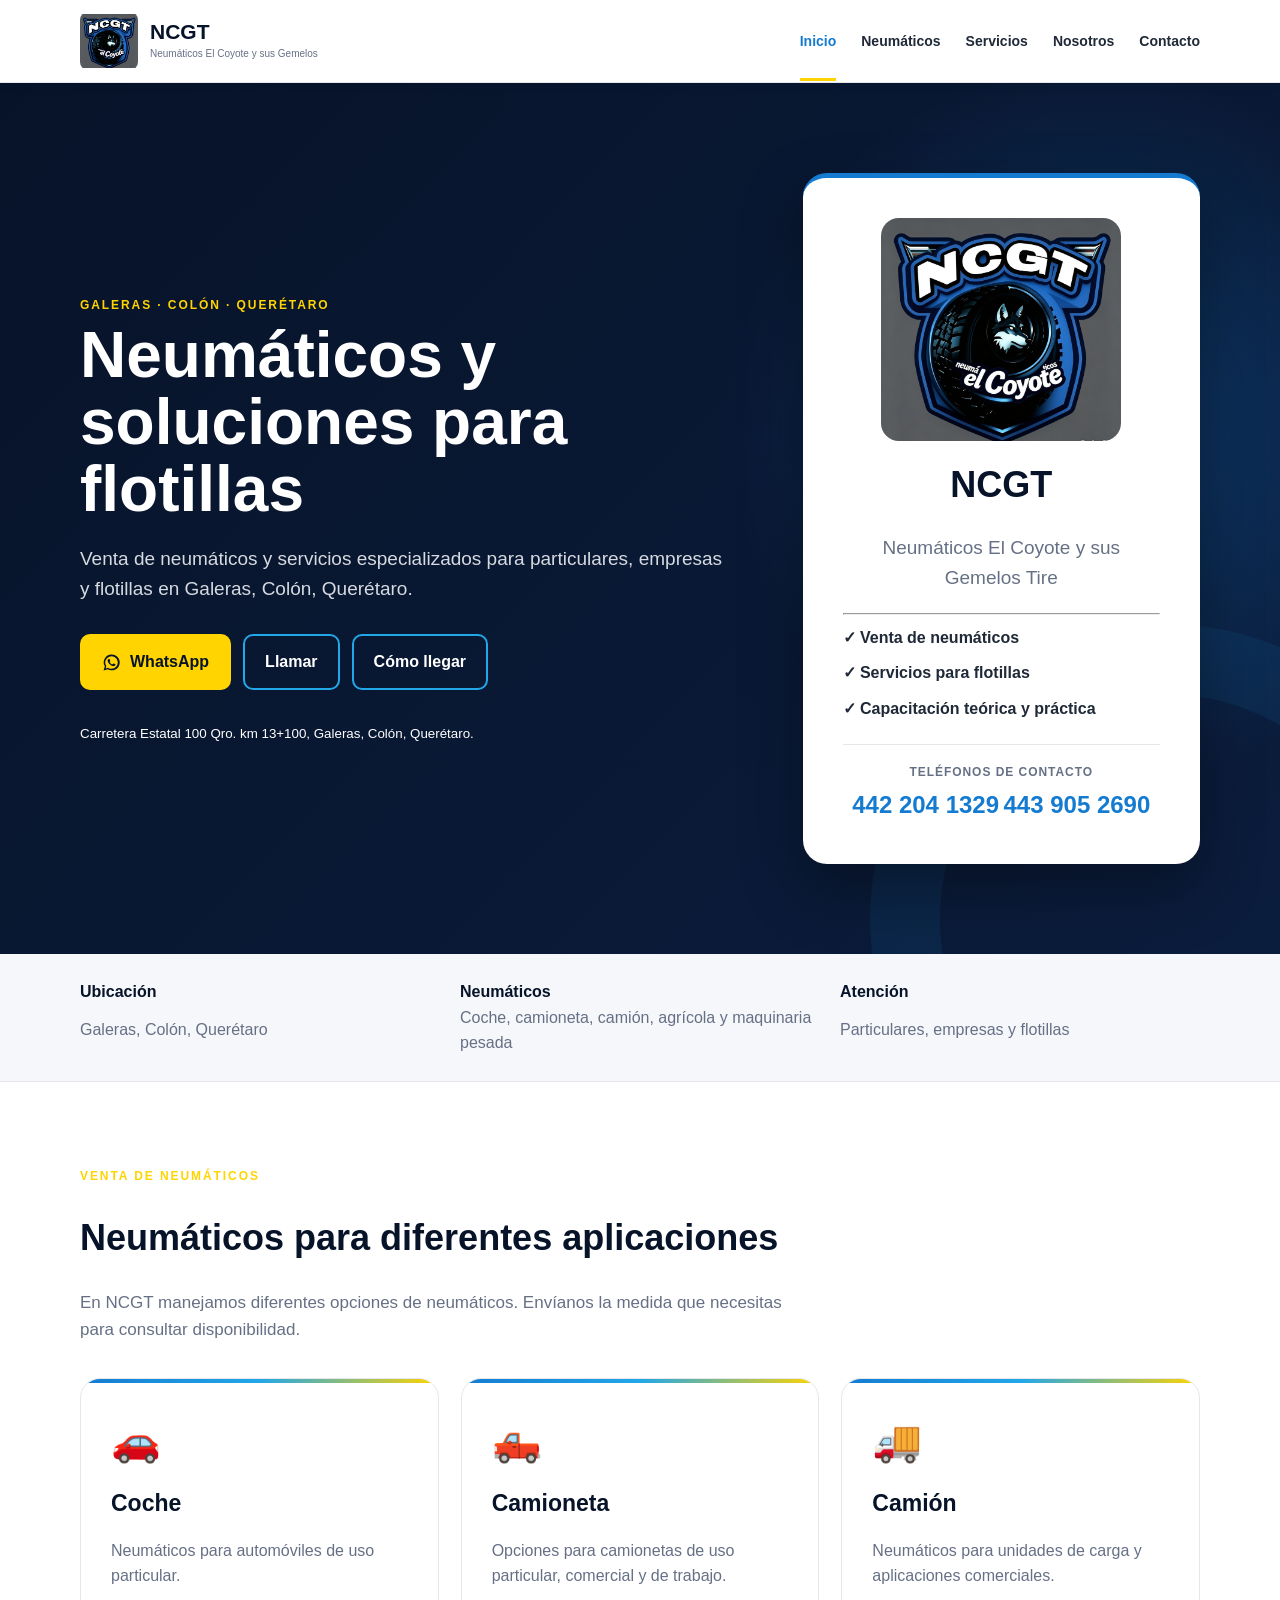
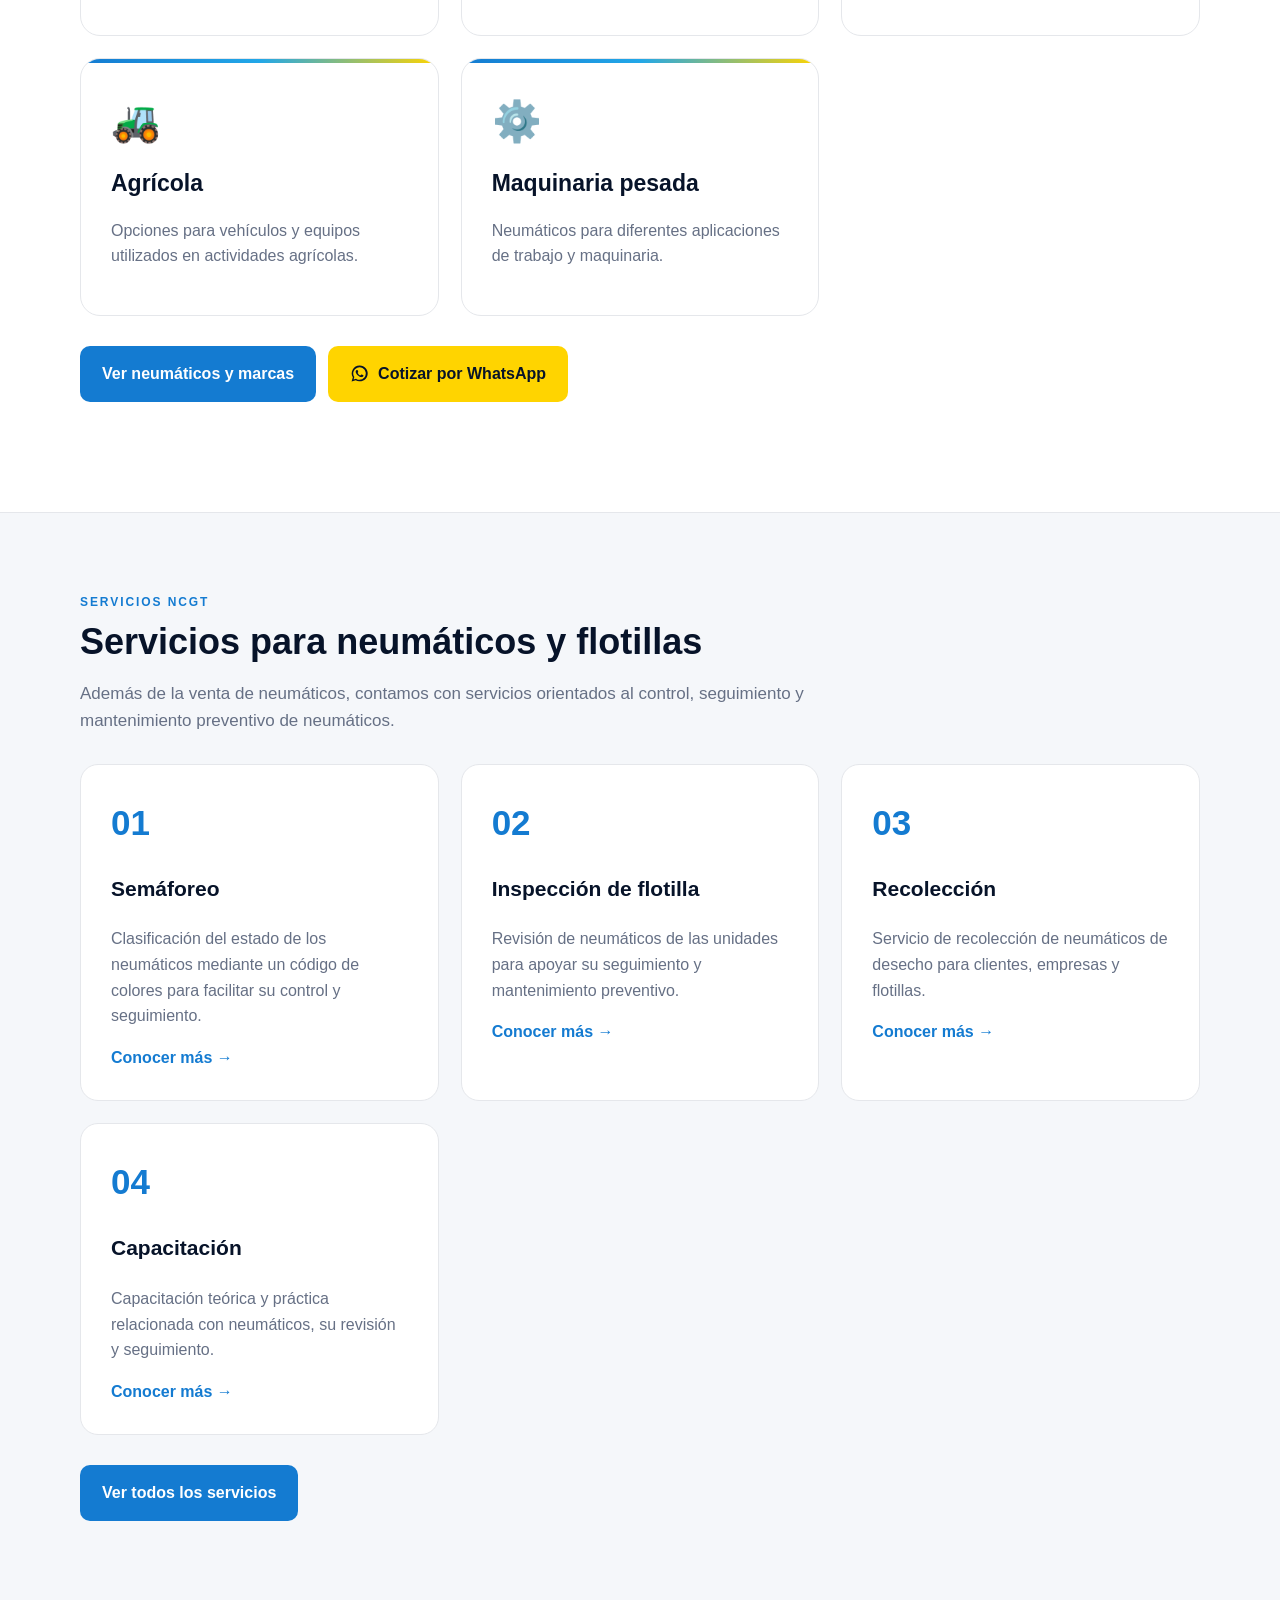
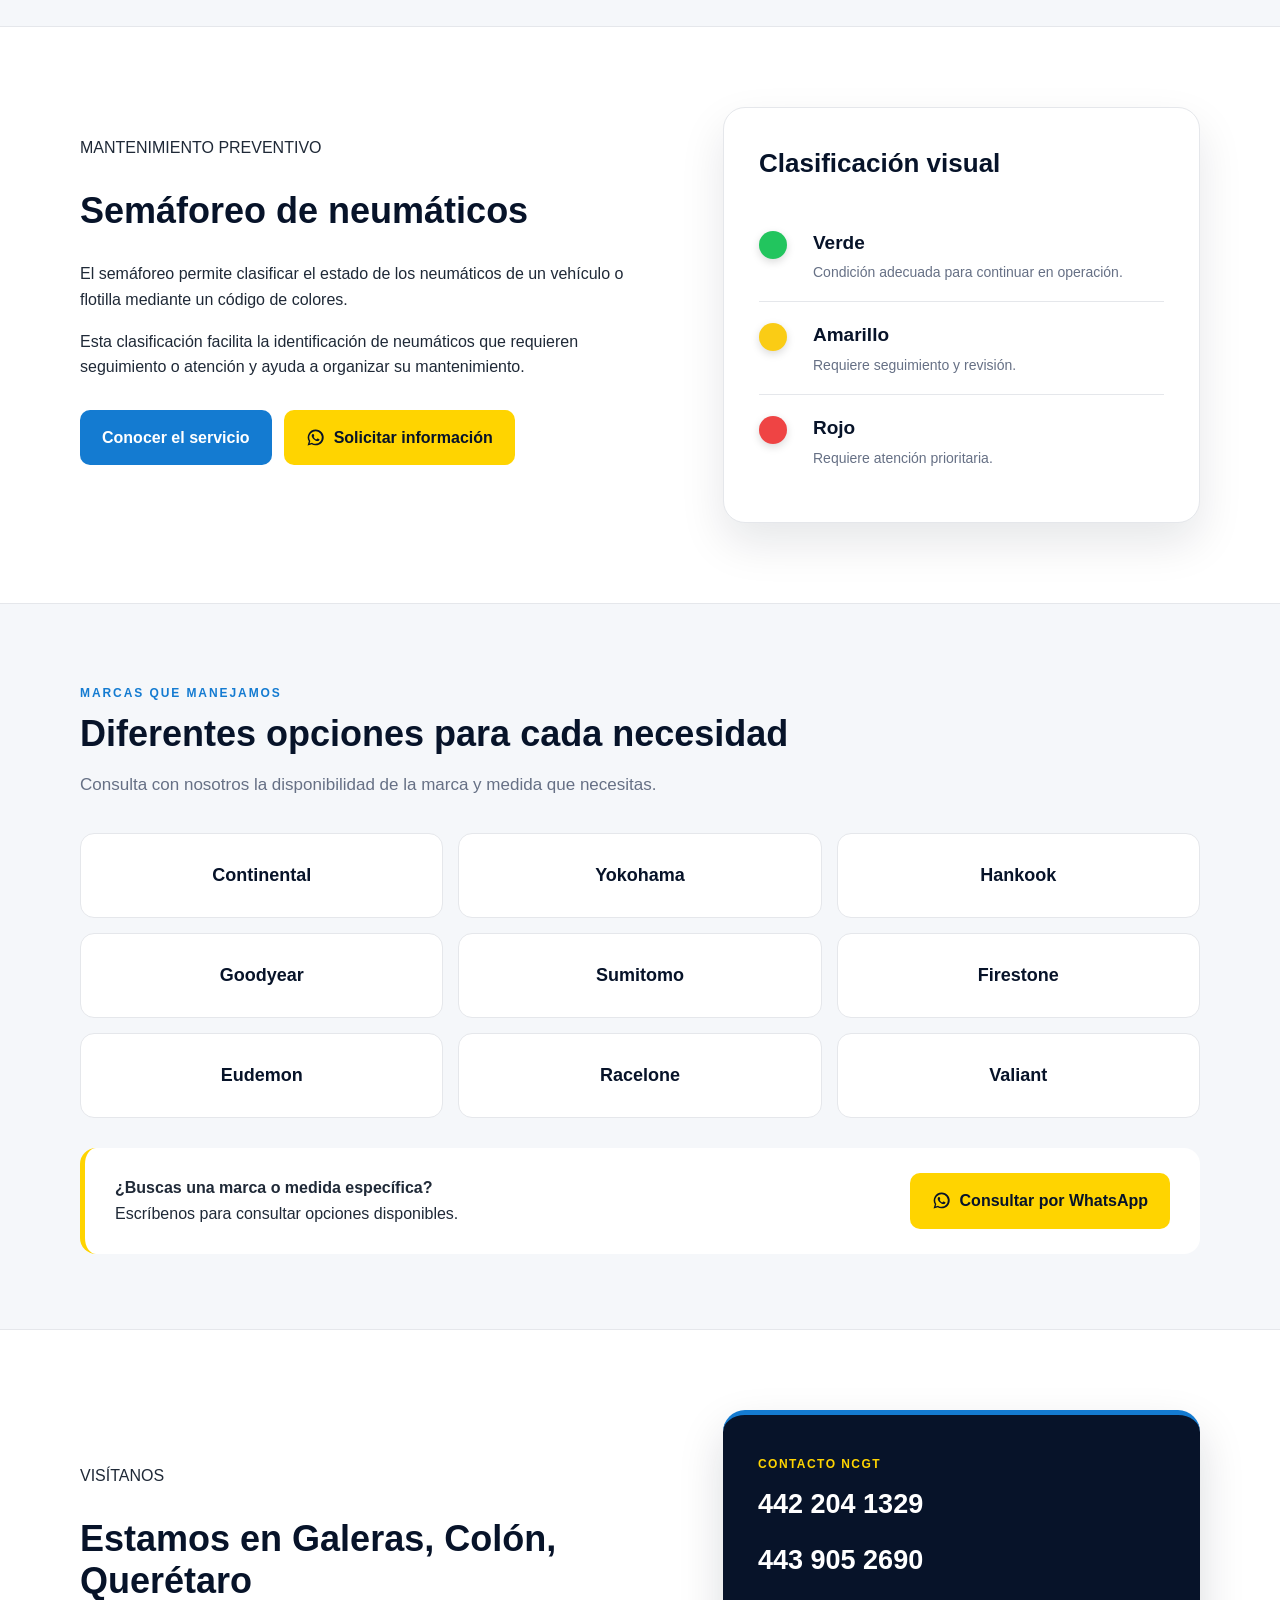
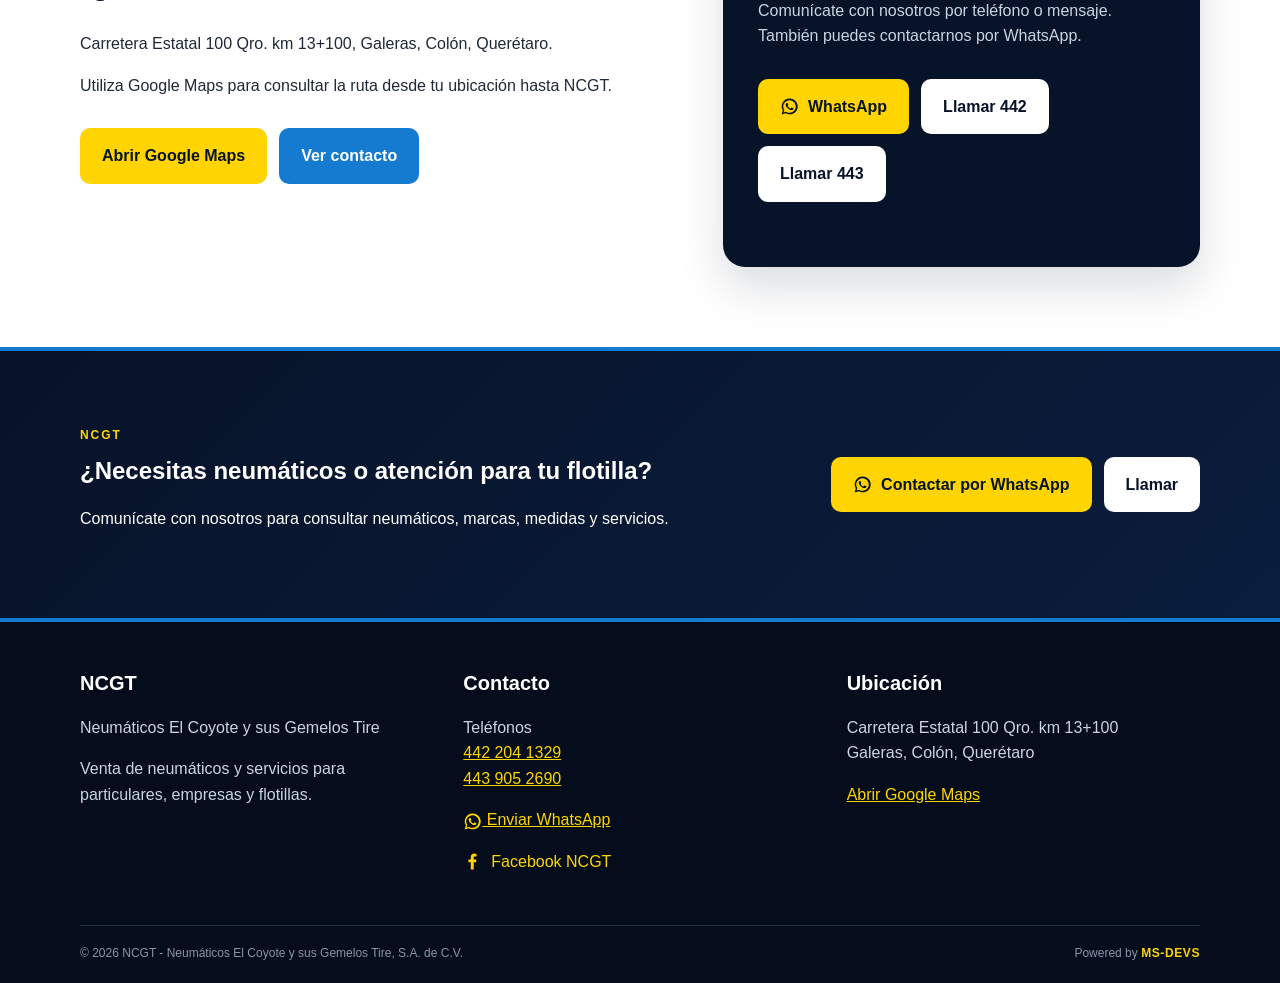
<file: index.html>
<!DOCTYPE html>
<html lang="es-MX">

<head>

    <meta charset="UTF-8">

    <meta name="viewport" content="width=device-width, initial-scale=1.0">

    <title>
        Neumáticos en Galeras, Querétaro | NCGT El Coyote
    </title>

    <meta name="description"
        content="Venta de neumáticos y servicios para flotillas en Galeras, Colón, Querétaro. NCGT El Coyote: neumáticos, semáforeo, inspección de flotillas y capacitación.">

    <meta name="robots" content="index, follow">

    <meta name="google-site-verification" content="vPT7uxysCiY4apSR5yvUcxgIn6vW6wyJ2tzEPoXJZOg">

    <link rel="stylesheet" href="assets/css/styles.css">


    <!-- ========================================
       DATOS ESTRUCTURADOS
  ========================================= -->

    <script type="application/ld+json">
  {
    "@context": "https://schema.org",
    "@type": "TireShop",
    "name": "NCGT - Neumáticos El Coyote y sus Gemelos Tire",
    "description": "Venta de neumáticos y servicios especializados para particulares, empresas y flotillas.",
    "telephone": [
      "+52 442 204 1329",
      "+52 443 905 2690"
    ],
    "sameAs": [
      "https://www.facebook.com/profile.php?id=100088442956305"
    ],
    "address": {
      "@type": "PostalAddress",
      "streetAddress": "Carretera Estatal 100 Qro. km 13+100",
      "addressLocality": "Galeras",
      "addressRegion": "Querétaro",
      "addressCountry": "MX"
    },
    "areaServed": [
      "Galeras",
      "Colón",
      "Querétaro"
    ]
  }
  </script>

</head>


<body>


    <!-- ========================================
     HEADER
========================================= -->

    <header>

        <div class="container nav">

            <a class="brand" href="index.html" aria-label="NCGT - Inicio">

                <img src="assets/img/logo-ncgt.jpeg" alt="NCGT Neumáticos El Coyote" class="brand-logo">

                <span>

                    <strong>
                        NCGT
                    </strong>

                    <small>
                        Neumáticos El Coyote y sus Gemelos
                    </small>

                </span>

            </a>


            <button class="menu" aria-label="Abrir menú" aria-expanded="false">
                ☰
            </button>


            <nav>

                <a href="index.html" class="active">
                    Inicio
                </a>

                <a href="neumaticos.html">
                    Neumáticos
                </a>

                <a href="servicios.html">
                    Servicios
                </a>

                <a href="nosotros.html">
                    Nosotros
                </a>

                <a href="contacto.html">
                    Contacto
                </a>

            </nav>

        </div>

    </header>



    <main>


        <!-- ========================================
     HERO
========================================= -->

        <section class="hero">

            <div class="container hero-grid">


                <!-- TEXTO -->

                <div>

                    <label>
                        GALERAS · COLÓN · QUERÉTARO
                    </label>


                    <h1>
                        Neumáticos y soluciones para flotillas
                    </h1>


                    <p>
                        Venta de neumáticos y servicios especializados
                        para particulares, empresas y flotillas en
                        Galeras, Colón, Querétaro.
                    </p>


                    <div class="actions">

                        <a class="btn primary"
                            href="https://wa.me/524422041329?text=Hola%20NCGT%2C%20quiero%20solicitar%20informaci%C3%B3n."
                            target="_blank" rel="noopener">
                            <svg class="social-icon" viewBox="0 0 24 24" aria-hidden="true" focusable="false">
                                <path fill="currentColor"
                                    d="M12.04 2a9.84 9.84 0 0 0-8.45 14.88L2 22l5.25-1.54A9.95 9.95 0 1 0 12.04 2Zm0 17.91a8.02 8.02 0 0 1-4.09-1.12l-.29-.17-3.12.91.93-3.04-.19-.31a7.91 7.91 0 1 1 6.76 3.73Zm4.39-5.92c-.24-.12-1.42-.7-1.64-.78-.22-.08-.38-.12-.54.12-.16.24-.62.78-.76.94-.14.16-.28.18-.52.06-.24-.12-1.01-.37-1.93-1.19-.71-.64-1.19-1.42-1.33-1.66-.14-.24-.02-.37.1-.49.11-.11.24-.28.36-.42.12-.14.16-.24.24-.4.08-.16.04-.3-.02-.42-.06-.12-.54-1.3-.74-1.78-.2-.47-.4-.4-.54-.41h-.46c-.16 0-.42.06-.64.3-.22.24-.84.82-.84 2s.86 2.32.98 2.48c.12.16 1.69 2.58 4.1 3.62.57.25 1.02.39 1.37.5.58.18 1.1.16 1.51.1.46-.07 1.42-.58 1.62-1.14.2-.56.2-1.04.14-1.14-.06-.1-.22-.16-.46-.28Z" />
                            </svg>
                            WhatsApp
                        </a>


                        <a class="btn outline" href="tel:+524422041329">
                            Llamar
                        </a>


                        <a class="btn outline" href="contacto.html">
                            Cómo llegar
                        </a>

                    </div>


                    <small>
                        Carretera Estatal 100 Qro. km 13+100,
                        Galeras, Colón, Querétaro.
                    </small>

                </div>



                <!-- TARJETA PRINCIPAL -->

                <div class="hero-card">

                    <img src="assets/img/logo-ncgt.jpeg" alt="NCGT Neumáticos El Coyote y sus Gemelos Tire"
                        class="hero-logo">


                    <h2>
                        NCGT
                    </h2>


                    <p>
                        Neumáticos El Coyote y sus Gemelos Tire
                    </p>


                    <hr>


                    <strong>
                        ✓ Venta de neumáticos
                    </strong>

                    <strong>
                        ✓ Servicios para flotillas
                    </strong>

                    <strong>
                        ✓ Capacitación teórica y práctica
                    </strong>


                    <div class="hero-contact">

                        <span>
                            Teléfonos de contacto
                        </span>

                        <a href="tel:+524422041329">
                            442 204 1329
                        </a>

                        <a href="tel:+524439052690">
                            443 905 2690
                        </a>

                    </div>

                </div>


            </div>

        </section>



        <!-- ========================================
     INFORMACIÓN RÁPIDA
========================================= -->

        <section class="strip">

            <div class="container strip-grid">


                <div>

                    <b>
                        Ubicación
                    </b>

                    <span>
                        Galeras, Colón, Querétaro
                    </span>

                </div>


                <div>

                    <b>
                        Neumáticos
                    </b>

                    <span>
                        Coche, camioneta, camión, agrícola y maquinaria pesada
                    </span>

                </div>


                <div>

                    <b>
                        Atención
                    </b>

                    <span>
                        Particulares, empresas y flotillas
                    </span>

                </div>


            </div>

        </section>



        <!-- ========================================
     NEUMÁTICOS
========================================= -->

        <section class="section">

            <div class="container">


                <label>
                    VENTA DE NEUMÁTICOS
                </label>


                <h2>
                    Neumáticos para diferentes aplicaciones
                </h2>


                <p class="section-intro">
                    En NCGT manejamos diferentes opciones de neumáticos.
                    Envíanos la medida que necesitas para consultar
                    disponibilidad.
                </p>



                <div class="tire-grid">


                    <article class="tire-card">

                        <div class="tire-icon">
                            🚗
                        </div>

                        <h3>
                            Coche
                        </h3>

                        <p>
                            Neumáticos para automóviles de uso particular.
                        </p>

                    </article>



                    <article class="tire-card">

                        <div class="tire-icon">
                            🛻
                        </div>

                        <h3>
                            Camioneta
                        </h3>

                        <p>
                            Opciones para camionetas de uso particular,
                            comercial y de trabajo.
                        </p>

                    </article>



                    <article class="tire-card">

                        <div class="tire-icon">
                            🚚
                        </div>

                        <h3>
                            Camión
                        </h3>

                        <p>
                            Neumáticos para unidades de carga y
                            aplicaciones comerciales.
                        </p>

                    </article>



                    <article class="tire-card">

                        <div class="tire-icon">
                            🚜
                        </div>

                        <h3>
                            Agrícola
                        </h3>

                        <p>
                            Opciones para vehículos y equipos utilizados
                            en actividades agrícolas.
                        </p>

                    </article>



                    <article class="tire-card">

                        <div class="tire-icon">
                            ⚙️
                        </div>

                        <h3>
                            Maquinaria pesada
                        </h3>

                        <p>
                            Neumáticos para diferentes aplicaciones
                            de trabajo y maquinaria.
                        </p>

                    </article>


                </div>



                <div class="actions">

                    <a class="btn blue" href="neumaticos.html">
                        Ver neumáticos y marcas
                    </a>


                    <a class="btn primary"
                        href="https://wa.me/524422041329?text=Hola%20NCGT%2C%20quiero%20cotizar%20neum%C3%A1ticos.%20La%20medida%20que%20necesito%20es%3A%20"
                        target="_blank" rel="noopener">
                        <svg class="social-icon" viewBox="0 0 24 24" aria-hidden="true" focusable="false">
                            <path fill="currentColor"
                                d="M12.04 2a9.84 9.84 0 0 0-8.45 14.88L2 22l5.25-1.54A9.95 9.95 0 1 0 12.04 2Zm0 17.91a8.02 8.02 0 0 1-4.09-1.12l-.29-.17-3.12.91.93-3.04-.19-.31a7.91 7.91 0 1 1 6.76 3.73Zm4.39-5.92c-.24-.12-1.42-.7-1.64-.78-.22-.08-.38-.12-.54.12-.16.24-.62.78-.76.94-.14.16-.28.18-.52.06-.24-.12-1.01-.37-1.93-1.19-.71-.64-1.19-1.42-1.33-1.66-.14-.24-.02-.37.1-.49.11-.11.24-.28.36-.42.12-.14.16-.24.24-.4.08-.16.04-.3-.02-.42-.06-.12-.54-1.3-.74-1.78-.2-.47-.4-.4-.54-.41h-.46c-.16 0-.42.06-.64.3-.22.24-.84.82-.84 2s.86 2.32.98 2.48c.12.16 1.69 2.58 4.1 3.62.57.25 1.02.39 1.37.5.58.18 1.1.16 1.51.1.46-.07 1.42-.58 1.62-1.14.2-.56.2-1.04.14-1.14-.06-.1-.22-.16-.46-.28Z" />
                        </svg>
                        Cotizar por WhatsApp
                    </a>

                </div>


            </div>

        </section>



        <!-- ========================================
     SERVICIOS
========================================= -->

        <section class="brands-section">

            <div class="container">


                <div class="brands-heading">

                    <label>
                        SERVICIOS NCGT
                    </label>

                    <h2>
                        Servicios para neumáticos y flotillas
                    </h2>

                    <p>
                        Además de la venta de neumáticos, contamos con
                        servicios orientados al control, seguimiento y
                        mantenimiento preventivo de neumáticos.
                    </p>

                </div>



                <div class="cards">


                    <!-- SEMÁFOREO -->

                    <article>

                        <i>01</i>

                        <h3>
                            Semáforeo
                        </h3>

                        <p>
                            Clasificación del estado de los neumáticos
                            mediante un código de colores para facilitar
                            su control y seguimiento.
                        </p>

                        <a href="servicios.html#semaforeo">
                            Conocer más →
                        </a>

                    </article>



                    <!-- INSPECCIÓN -->

                    <article>

                        <i>02</i>

                        <h3>
                            Inspección de flotilla
                        </h3>

                        <p>
                            Revisión de neumáticos de las unidades para
                            apoyar su seguimiento y mantenimiento
                            preventivo.
                        </p>

                        <a href="servicios.html#flotillas">
                            Conocer más →
                        </a>

                    </article>



                    <!-- RECOLECCIÓN -->

                    <article>

                        <i>03</i>

                        <h3>
                            Recolección
                        </h3>

                        <p>
                            Servicio de recolección de neumáticos de
                            desecho para clientes, empresas y flotillas.
                        </p>

                        <a href="servicios.html#recoleccion">
                            Conocer más →
                        </a>

                    </article>



                    <!-- CAPACITACIÓN -->

                    <article>

                        <i>04</i>

                        <h3>
                            Capacitación
                        </h3>

                        <p>
                            Capacitación teórica y práctica relacionada
                            con neumáticos, su revisión y seguimiento.
                        </p>

                        <a href="servicios.html#capacitacion">
                            Conocer más →
                        </a>

                    </article>


                </div>



                <div class="actions">

                    <a class="btn blue" href="servicios.html">
                        Ver todos los servicios
                    </a>

                </div>


            </div>

        </section>



        <!-- ========================================
     SEMÁFOREO DESTACADO
========================================= -->

        <section class="section">

            <div class="container">


                <div class="service-detail-grid">


                    <div>

                        <label>
                            MANTENIMIENTO PREVENTIVO
                        </label>


                        <h2>
                            Semáforeo de neumáticos
                        </h2>


                        <p>
                            El semáforeo permite clasificar el estado de
                            los neumáticos de un vehículo o flotilla
                            mediante un código de colores.
                        </p>


                        <p>
                            Esta clasificación facilita la identificación
                            de neumáticos que requieren seguimiento o
                            atención y ayuda a organizar su mantenimiento.
                        </p>


                        <div class="actions">

                            <a class="btn blue" href="servicios.html#semaforeo">
                                Conocer el servicio
                            </a>


                            <a class="btn primary"
                                href="https://wa.me/524422041329?text=Hola%20NCGT%2C%20quiero%20informaci%C3%B3n%20sobre%20el%20servicio%20de%20sem%C3%A1foreo."
                                target="_blank" rel="noopener">
                                <svg class="social-icon" viewBox="0 0 24 24" aria-hidden="true" focusable="false">
                                    <path fill="currentColor"
                                        d="M12.04 2a9.84 9.84 0 0 0-8.45 14.88L2 22l5.25-1.54A9.95 9.95 0 1 0 12.04 2Zm0 17.91a8.02 8.02 0 0 1-4.09-1.12l-.29-.17-3.12.91.93-3.04-.19-.31a7.91 7.91 0 1 1 6.76 3.73Zm4.39-5.92c-.24-.12-1.42-.7-1.64-.78-.22-.08-.38-.12-.54.12-.16.24-.62.78-.76.94-.14.16-.28.18-.52.06-.24-.12-1.01-.37-1.93-1.19-.71-.64-1.19-1.42-1.33-1.66-.14-.24-.02-.37.1-.49.11-.11.24-.28.36-.42.12-.14.16-.24.24-.4.08-.16.04-.3-.02-.42-.06-.12-.54-1.3-.74-1.78-.2-.47-.4-.4-.54-.41h-.46c-.16 0-.42.06-.64.3-.22.24-.84.82-.84 2s.86 2.32.98 2.48c.12.16 1.69 2.58 4.1 3.62.57.25 1.02.39 1.37.5.58.18 1.1.16 1.51.1.46-.07 1.42-.58 1.62-1.14.2-.56.2-1.04.14-1.14-.06-.1-.22-.16-.46-.28Z" />
                                </svg>
                                Solicitar información
                            </a>

                        </div>

                    </div>



                    <!-- SEMÁFORO -->

                    <div class="traffic-card">

                        <h3>
                            Clasificación visual
                        </h3>


                        <div class="traffic-item green">

                            <span class="traffic-light"></span>

                            <div>

                                <strong>
                                    Verde
                                </strong>

                                <p>
                                    Condición adecuada para continuar
                                    en operación.
                                </p>

                            </div>

                        </div>



                        <div class="traffic-item yellow">

                            <span class="traffic-light"></span>

                            <div>

                                <strong>
                                    Amarillo
                                </strong>

                                <p>
                                    Requiere seguimiento y revisión.
                                </p>

                            </div>

                        </div>



                        <div class="traffic-item red">

                            <span class="traffic-light"></span>

                            <div>

                                <strong>
                                    Rojo
                                </strong>

                                <p>
                                    Requiere atención prioritaria.
                                </p>

                            </div>

                        </div>


                    </div>


                </div>

            </div>

        </section>



        <!-- ========================================
     MARCAS
========================================= -->

        <section class="brands-section">

            <div class="container">


                <div class="brands-heading">

                    <label>
                        MARCAS QUE MANEJAMOS
                    </label>

                    <h2>
                        Diferentes opciones para cada necesidad
                    </h2>

                    <p>
                        Consulta con nosotros la disponibilidad de la
                        marca y medida que necesitas.
                    </p>

                </div>



                <div class="brand-grid">

                    <div class="brand-item">
                        Continental
                    </div>

                    <div class="brand-item">
                        Yokohama
                    </div>

                    <div class="brand-item">
                        Hankook
                    </div>

                    <div class="brand-item">
                        Goodyear
                    </div>

                    <div class="brand-item">
                        Sumitomo
                    </div>

                    <div class="brand-item">
                        Firestone
                    </div>

                    <div class="brand-item">
                        Eudemon
                    </div>

                    <div class="brand-item">
                        Racelone
                    </div>

                    <div class="brand-item">
                        Valiant
                    </div>

                </div>



                <div class="brands-contact">

                    <p>

                        <strong>
                            ¿Buscas una marca o medida específica?
                        </strong>

                        <br>

                        Escríbenos para consultar opciones disponibles.

                    </p>


                    <a class="btn primary"
                        href="https://wa.me/524422041329?text=Hola%20NCGT%2C%20busco%20una%20marca%20o%20medida%20espec%C3%ADfica%20de%20neum%C3%A1tico."
                        target="_blank" rel="noopener">
                        <svg class="social-icon" viewBox="0 0 24 24" aria-hidden="true" focusable="false">
                            <path fill="currentColor"
                                d="M12.04 2a9.84 9.84 0 0 0-8.45 14.88L2 22l5.25-1.54A9.95 9.95 0 1 0 12.04 2Zm0 17.91a8.02 8.02 0 0 1-4.09-1.12l-.29-.17-3.12.91.93-3.04-.19-.31a7.91 7.91 0 1 1 6.76 3.73Zm4.39-5.92c-.24-.12-1.42-.7-1.64-.78-.22-.08-.38-.12-.54.12-.16.24-.62.78-.76.94-.14.16-.28.18-.52.06-.24-.12-1.01-.37-1.93-1.19-.71-.64-1.19-1.42-1.33-1.66-.14-.24-.02-.37.1-.49.11-.11.24-.28.36-.42.12-.14.16-.24.24-.4.08-.16.04-.3-.02-.42-.06-.12-.54-1.3-.74-1.78-.2-.47-.4-.4-.54-.41h-.46c-.16 0-.42.06-.64.3-.22.24-.84.82-.84 2s.86 2.32.98 2.48c.12.16 1.69 2.58 4.1 3.62.57.25 1.02.39 1.37.5.58.18 1.1.16 1.51.1.46-.07 1.42-.58 1.62-1.14.2-.56.2-1.04.14-1.14-.06-.1-.22-.16-.46-.28Z" />
                        </svg>
                        Consultar por WhatsApp
                    </a>

                </div>


            </div>

        </section>



        <!-- ========================================
     UBICACIÓN Y CONTACTO
========================================= -->

        <section class="section">

            <div class="container">


                <div class="service-detail-grid">


                    <div>

                        <label>
                            VISÍTANOS
                        </label>


                        <h2>
                            Estamos en Galeras, Colón, Querétaro
                        </h2>


                        <p>
                            Carretera Estatal 100 Qro. km 13+100,
                            Galeras, Colón, Querétaro.
                        </p>


                        <p>
                            Utiliza Google Maps para consultar la ruta
                            desde tu ubicación hasta NCGT.
                        </p>


                        <div class="actions">

                            <a class="btn primary" href="https://maps.app.goo.gl/eABoAPggVpz8Adeb8" target="_blank"
                                rel="noopener">
                                Abrir Google Maps
                            </a>


                            <a class="btn blue" href="contacto.html">
                                Ver contacto
                            </a>

                        </div>

                    </div>



                    <div class="service-info-card">

                        <span>
                            CONTACTO NCGT
                        </span>


                        <h3>
                            442 204 1329
                        </h3>

                        <h3>
                            443 905 2690
                        </h3>

                        <p>
                            Comunícate con nosotros por teléfono o mensaje.
                            También puedes contactarnos por WhatsApp.
                        </p>


                        <div class="actions">

                            <a class="btn primary"
                                href="https://wa.me/524422041329?text=Hola%20NCGT%2C%20quiero%20solicitar%20informaci%C3%B3n."
                                target="_blank" rel="noopener">
                                <svg class="social-icon" viewBox="0 0 24 24" aria-hidden="true" focusable="false">
                                    <path fill="currentColor"
                                        d="M12.04 2a9.84 9.84 0 0 0-8.45 14.88L2 22l5.25-1.54A9.95 9.95 0 1 0 12.04 2Zm0 17.91a8.02 8.02 0 0 1-4.09-1.12l-.29-.17-3.12.91.93-3.04-.19-.31a7.91 7.91 0 1 1 6.76 3.73Zm4.39-5.92c-.24-.12-1.42-.7-1.64-.78-.22-.08-.38-.12-.54.12-.16.24-.62.78-.76.94-.14.16-.28.18-.52.06-.24-.12-1.01-.37-1.93-1.19-.71-.64-1.19-1.42-1.33-1.66-.14-.24-.02-.37.1-.49.11-.11.24-.28.36-.42.12-.14.16-.24.24-.4.08-.16.04-.3-.02-.42-.06-.12-.54-1.3-.74-1.78-.2-.47-.4-.4-.54-.41h-.46c-.16 0-.42.06-.64.3-.22.24-.84.82-.84 2s.86 2.32.98 2.48c.12.16 1.69 2.58 4.1 3.62.57.25 1.02.39 1.37.5.58.18 1.1.16 1.51.1.46-.07 1.42-.58 1.62-1.14.2-.56.2-1.04.14-1.14-.06-.1-.22-.16-.46-.28Z" />
                                </svg>
                                WhatsApp
                            </a>


                            <a class="btn light" href="tel:+524422041329">
                                Llamar 442
                            </a>

                            <a class="btn light" href="tel:+524439052690">
                                Llamar 443
                            </a>

                        </div>

                    </div>


                </div>

            </div>

        </section>



        <!-- ========================================
     CTA FINAL
========================================= -->

        <section class="dark">

            <div class="container cta">


                <div>

                    <label>
                        NCGT
                    </label>


                    <h2>
                        ¿Necesitas neumáticos o atención para tu flotilla?
                    </h2>


                    <p>
                        Comunícate con nosotros para consultar
                        neumáticos, marcas, medidas y servicios.
                    </p>

                </div>



                <div class="actions">

                    <a class="btn primary"
                        href="https://wa.me/524422041329?text=Hola%20NCGT%2C%20quiero%20solicitar%20informaci%C3%B3n."
                        target="_blank" rel="noopener">
                        <svg class="social-icon" viewBox="0 0 24 24" aria-hidden="true" focusable="false">
                            <path fill="currentColor"
                                d="M12.04 2a9.84 9.84 0 0 0-8.45 14.88L2 22l5.25-1.54A9.95 9.95 0 1 0 12.04 2Zm0 17.91a8.02 8.02 0 0 1-4.09-1.12l-.29-.17-3.12.91.93-3.04-.19-.31a7.91 7.91 0 1 1 6.76 3.73Zm4.39-5.92c-.24-.12-1.42-.7-1.64-.78-.22-.08-.38-.12-.54.12-.16.24-.62.78-.76.94-.14.16-.28.18-.52.06-.24-.12-1.01-.37-1.93-1.19-.71-.64-1.19-1.42-1.33-1.66-.14-.24-.02-.37.1-.49.11-.11.24-.28.36-.42.12-.14.16-.24.24-.4.08-.16.04-.3-.02-.42-.06-.12-.54-1.3-.74-1.78-.2-.47-.4-.4-.54-.41h-.46c-.16 0-.42.06-.64.3-.22.24-.84.82-.84 2s.86 2.32.98 2.48c.12.16 1.69 2.58 4.1 3.62.57.25 1.02.39 1.37.5.58.18 1.1.16 1.51.1.46-.07 1.42-.58 1.62-1.14.2-.56.2-1.04.14-1.14-.06-.1-.22-.16-.46-.28Z" />
                        </svg>
                        Contactar por WhatsApp
                    </a>


                    <a class="btn light" href="tel:+524422041329">
                        Llamar
                    </a>

                </div>


            </div>

        </section>


    </main>



    <!-- ========================================
     FOOTER
========================================= -->

    <footer>

        <div class="container foot">


            <div>

                <b>
                    NCGT
                </b>

                <p>
                    Neumáticos El Coyote y sus Gemelos Tire
                </p>

                <p>
                    Venta de neumáticos y servicios para
                    particulares, empresas y flotillas.
                </p>

            </div>



            <div>

                <b>
                    Contacto
                </b>

                <p>
                    Teléfonos
                    <br>

                    <a href="tel:+524422041329">
                        442 204 1329
                    </a>

                    <br>

                    <a href="tel:+524439052690">
                        443 905 2690
                    </a>
                </p>

                <p>

                    <a href="https://wa.me/524422041329" target="_blank" rel="noopener">
                        <svg class="social-icon" viewBox="0 0 24 24" aria-hidden="true" focusable="false">
                            <path fill="currentColor"
                                d="M12.04 2a9.84 9.84 0 0 0-8.45 14.88L2 22l5.25-1.54A9.95 9.95 0 1 0 12.04 2Zm0 17.91a8.02 8.02 0 0 1-4.09-1.12l-.29-.17-3.12.91.93-3.04-.19-.31a7.91 7.91 0 1 1 6.76 3.73Zm4.39-5.92c-.24-.12-1.42-.7-1.64-.78-.22-.08-.38-.12-.54.12-.16.24-.62.78-.76.94-.14.16-.28.18-.52.06-.24-.12-1.01-.37-1.93-1.19-.71-.64-1.19-1.42-1.33-1.66-.14-.24-.02-.37.1-.49.11-.11.24-.28.36-.42.12-.14.16-.24.24-.4.08-.16.04-.3-.02-.42-.06-.12-.54-1.3-.74-1.78-.2-.47-.4-.4-.54-.41h-.46c-.16 0-.42.06-.64.3-.22.24-.84.82-.84 2s.86 2.32.98 2.48c.12.16 1.69 2.58 4.1 3.62.57.25 1.02.39 1.37.5.58.18 1.1.16 1.51.1.46-.07 1.42-.58 1.62-1.14.2-.56.2-1.04.14-1.14-.06-.1-.22-.16-.46-.28Z" />
                        </svg>
                        Enviar WhatsApp
                    </a>

                </p>

                <p>
                    <a href="https://www.facebook.com/profile.php?id=100088442956305" class="social-link facebook-link"
                        target="_blank" rel="noopener noreferrer">
                        <svg class="social-icon" viewBox="0 0 24 24" aria-hidden="true" focusable="false">
                            <path fill="currentColor"
                                d="M13.5 22v-9h3l.45-3.5H13.5V7.27c0-1.01.28-1.7 1.74-1.7H17.1V2.44A25.1 25.1 0 0 0 14.39 2C11.7 2 9.86 3.64 9.86 6.65V9.5H6.82V13h3.04v9h3.64Z" />
                        </svg>
                        Facebook NCGT
                    </a>
                </p>

            </div>



            <div>

                <b>
                    Ubicación
                </b>

                <p>
                    Carretera Estatal 100 Qro. km 13+100
                    <br>
                    Galeras, Colón, Querétaro
                </p>

                <p>

                    <a href="https://maps.app.goo.gl/eABoAPggVpz8Adeb8" target="_blank" rel="noopener">
                        Abrir Google Maps
                    </a>

                </p>

            </div>


        </div>



        <div class="container bottom">
            <span>
                © <span id="year"></span>
                NCGT - Neumáticos El Coyote y sus Gemelos Tire, S.A. de C.V.
            </span>

            <span class="powered">
                Powered by <strong>MS-DEVS</strong>
            </span>
        </div>

    </footer>


    <script src="assets/js/main.js"></script>


</body>

</html>
</file>
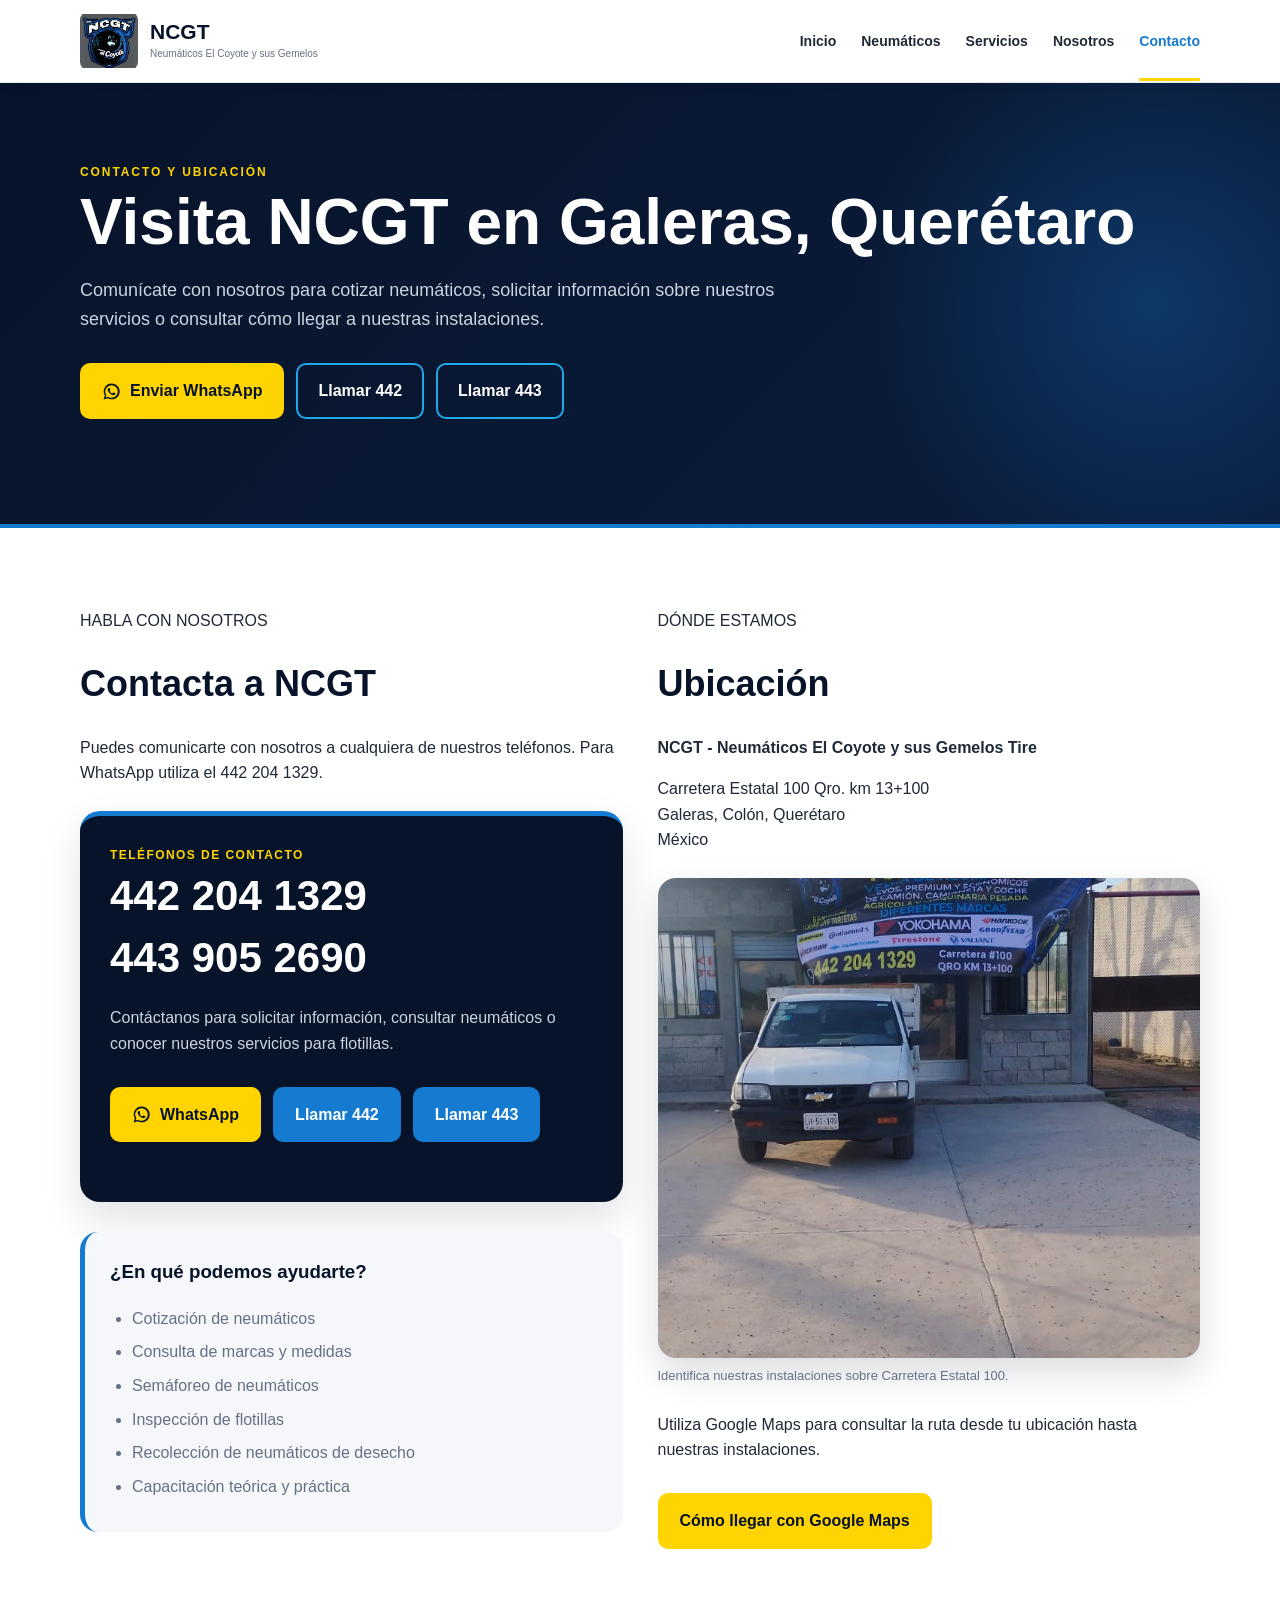
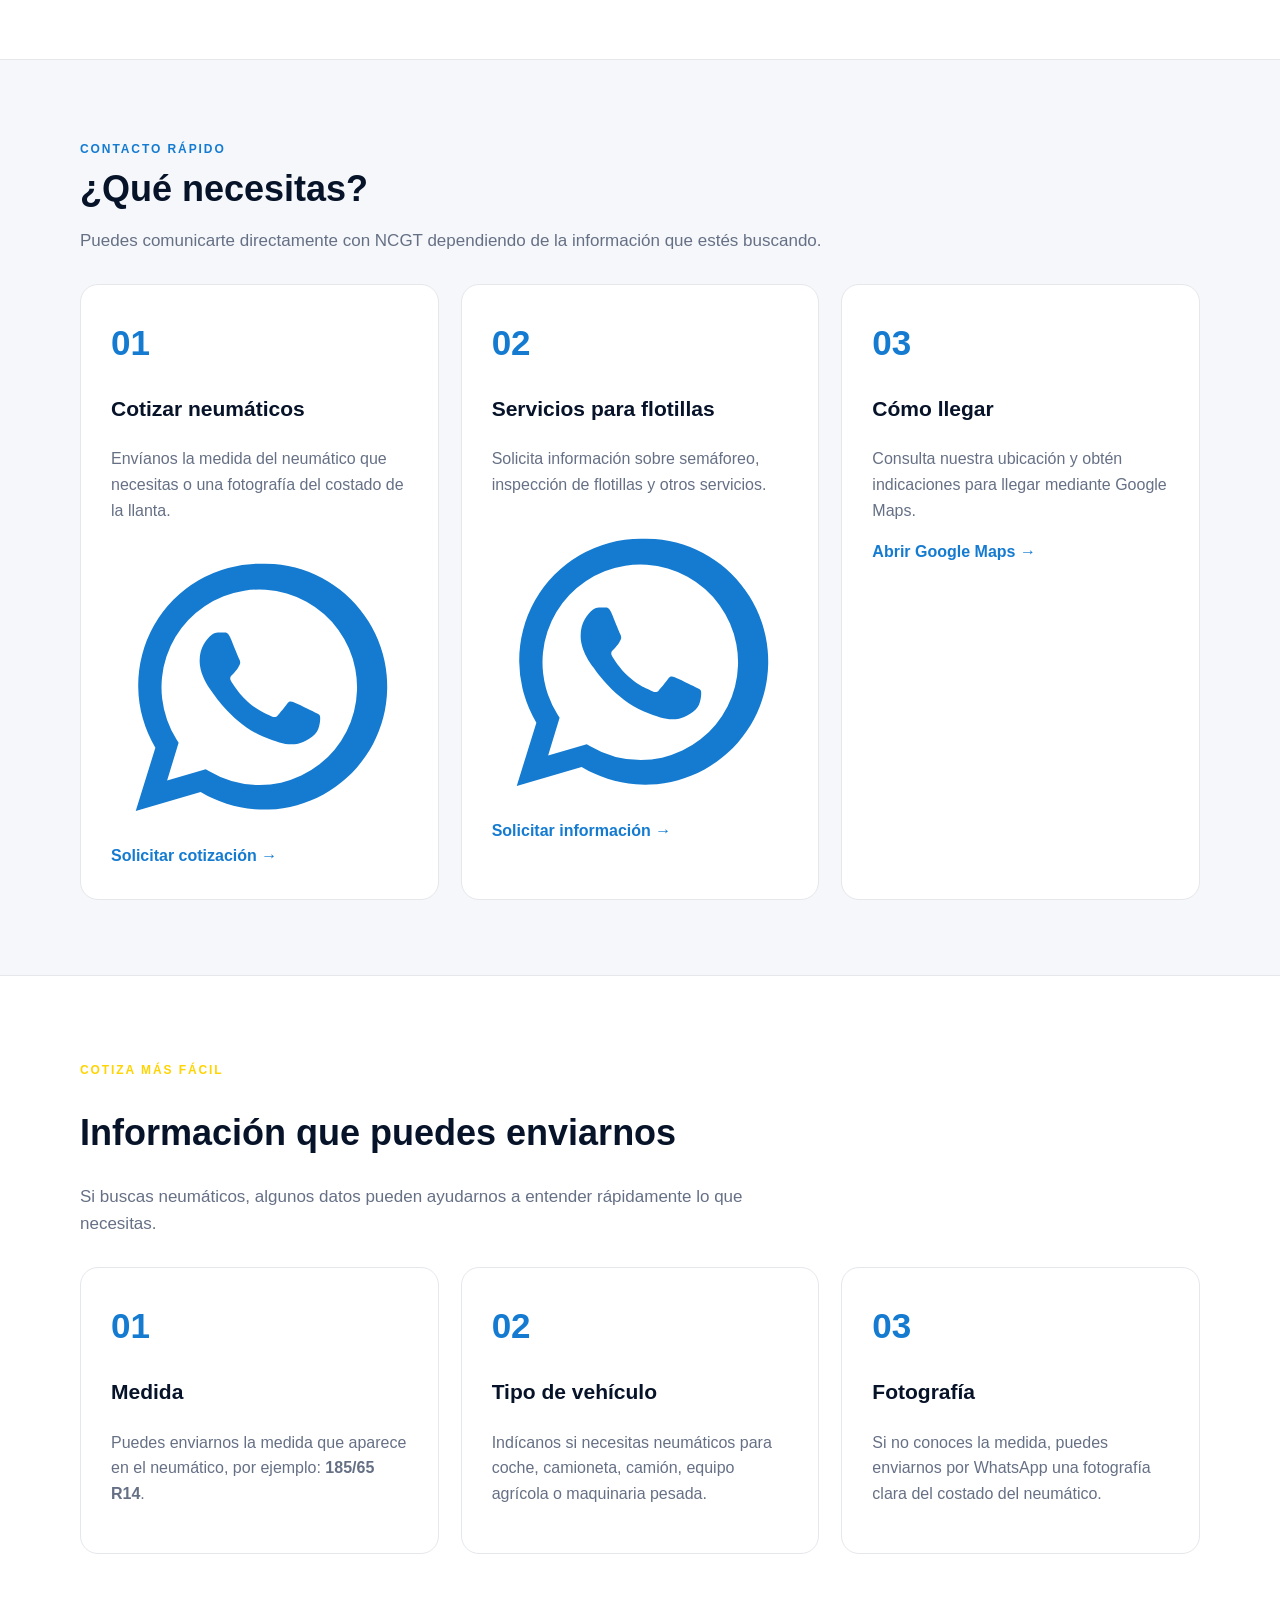
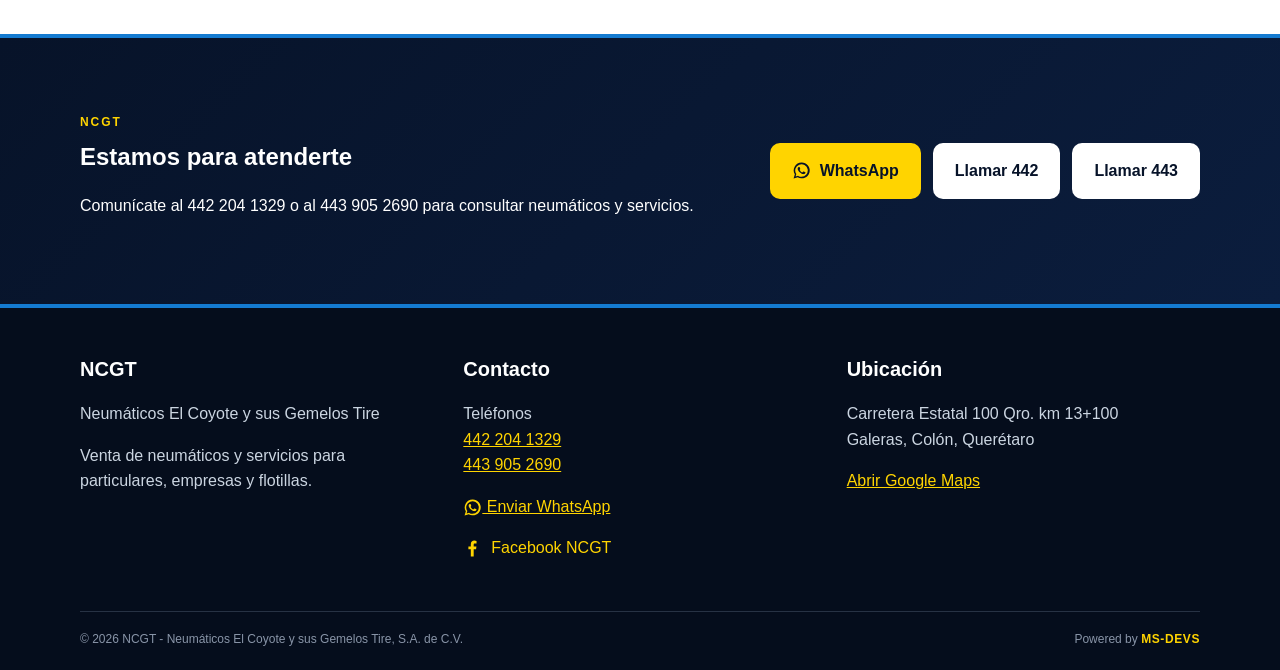
<file: contacto.html>
<!DOCTYPE html>
<html lang="es-MX">

<head>

    <meta charset="UTF-8">

    <meta name="viewport" content="width=device-width, initial-scale=1.0">

    <title>
        Contacto y ubicación | NCGT Galeras, Querétaro
    </title>

    <meta name="description"
        content="Contacta a NCGT Neumáticos El Coyote en Galeras, Colón, Querétaro. Teléfonos 442 204 1329 y 443 905 2690. WhatsApp disponible. Carretera Estatal 100 Qro. km 13+100.">

    <meta name="robots" content="index, follow">

    <link rel="stylesheet" href="assets/css/styles.css">

</head>


<body>


    <!-- ========================================
     HEADER
========================================= -->

    <header>

        <div class="container nav">

            <a class="brand" href="index.html" aria-label="NCGT - Inicio">

                <img src="assets/img/logo-ncgt.jpeg" alt="NCGT Neumáticos El Coyote" class="brand-logo">

                <span>
                    <strong>NCGT</strong>

                    <small>
                        Neumáticos El Coyote y sus Gemelos
                    </small>
                </span>

            </a>


            <button class="menu" aria-label="Abrir menú" aria-expanded="false">
                ☰
            </button>


            <nav>

                <a href="index.html">
                    Inicio
                </a>

                <a href="neumaticos.html">
                    Neumáticos
                </a>

                <a href="servicios.html">
                    Servicios
                </a>

                <a href="nosotros.html">
                    Nosotros
                </a>

                <a href="contacto.html" class="active">
                    Contacto
                </a>

            </nav>

        </div>

    </header>



    <main>


        <!-- ========================================
     ENCABEZADO
========================================= -->

        <section class="page">

            <div class="container">

                <label>
                    CONTACTO Y UBICACIÓN
                </label>

                <h1>
                    Visita NCGT en Galeras, Querétaro
                </h1>

                <p>
                    Comunícate con nosotros para cotizar neumáticos,
                    solicitar información sobre nuestros servicios
                    o consultar cómo llegar a nuestras instalaciones.
                </p>


                <div class="actions">

                    <a class="btn primary"
                        href="https://wa.me/524422041329?text=Hola%20NCGT%2C%20quiero%20solicitar%20informaci%C3%B3n."
                        target="_blank" rel="noopener">
<svg class="social-icon" viewBox="0 0 24 24" aria-hidden="true" focusable="false"><path fill="currentColor" d="M12.04 2a9.84 9.84 0 0 0-8.45 14.88L2 22l5.25-1.54A9.95 9.95 0 1 0 12.04 2Zm0 17.91a8.02 8.02 0 0 1-4.09-1.12l-.29-.17-3.12.91.93-3.04-.19-.31a7.91 7.91 0 1 1 6.76 3.73Zm4.39-5.92c-.24-.12-1.42-.7-1.64-.78-.22-.08-.38-.12-.54.12-.16.24-.62.78-.76.94-.14.16-.28.18-.52.06-.24-.12-1.01-.37-1.93-1.19-.71-.64-1.19-1.42-1.33-1.66-.14-.24-.02-.37.1-.49.11-.11.24-.28.36-.42.12-.14.16-.24.24-.4.08-.16.04-.3-.02-.42-.06-.12-.54-1.3-.74-1.78-.2-.47-.4-.4-.54-.41h-.46c-.16 0-.42.06-.64.3-.22.24-.84.82-.84 2s.86 2.32.98 2.48c.12.16 1.69 2.58 4.1 3.62.57.25 1.02.39 1.37.5.58.18 1.1.16 1.51.1.46-.07 1.42-.58 1.62-1.14.2-.56.2-1.04.14-1.14-.06-.1-.22-.16-.46-.28Z"/></svg>
                        Enviar WhatsApp
                    </a>

                    <a class="btn outline" href="tel:+524422041329">
                        Llamar 442
                    </a>

                    <a class="btn outline" href="tel:+524439052690">
                        Llamar 443
                    </a>

                </div>

            </div>

        </section>



        <!-- ========================================
     CONTACTO PRINCIPAL
========================================= -->

        <section class="section">

            <div class="container">

                <div class="contact">


                    <!-- CONTACTO -->

                    <div>

                        <label>
                            HABLA CON NOSOTROS
                        </label>

                        <h2>
                            Contacta a NCGT
                        </h2>

                        <p>
                            Puedes comunicarte con nosotros a cualquiera de nuestros
                            teléfonos. Para WhatsApp utiliza el 442 204 1329.
                        </p>


                        <div class="contact-card">

                            <span>
                                TELÉFONOS DE CONTACTO
                            </span>

                            <a class="contact-phone" href="tel:+524422041329">
                                442 204 1329
                            </a>

                            <br>

                            <a class="contact-phone" href="tel:+524439052690">
                                443 905 2690
                            </a>

                            <p>
                                Contáctanos para solicitar información,
                                consultar neumáticos o conocer nuestros
                                servicios para flotillas.
                            </p>


                            <div class="actions">

                                <a class="btn primary"
                                    href="https://wa.me/524422041329?text=Hola%20NCGT%2C%20quiero%20solicitar%20informaci%C3%B3n."
                                    target="_blank" rel="noopener">
<svg class="social-icon" viewBox="0 0 24 24" aria-hidden="true" focusable="false"><path fill="currentColor" d="M12.04 2a9.84 9.84 0 0 0-8.45 14.88L2 22l5.25-1.54A9.95 9.95 0 1 0 12.04 2Zm0 17.91a8.02 8.02 0 0 1-4.09-1.12l-.29-.17-3.12.91.93-3.04-.19-.31a7.91 7.91 0 1 1 6.76 3.73Zm4.39-5.92c-.24-.12-1.42-.7-1.64-.78-.22-.08-.38-.12-.54.12-.16.24-.62.78-.76.94-.14.16-.28.18-.52.06-.24-.12-1.01-.37-1.93-1.19-.71-.64-1.19-1.42-1.33-1.66-.14-.24-.02-.37.1-.49.11-.11.24-.28.36-.42.12-.14.16-.24.24-.4.08-.16.04-.3-.02-.42-.06-.12-.54-1.3-.74-1.78-.2-.47-.4-.4-.54-.41h-.46c-.16 0-.42.06-.64.3-.22.24-.84.82-.84 2s.86 2.32.98 2.48c.12.16 1.69 2.58 4.1 3.62.57.25 1.02.39 1.37.5.58.18 1.1.16 1.51.1.46-.07 1.42-.58 1.62-1.14.2-.56.2-1.04.14-1.14-.06-.1-.22-.16-.46-.28Z"/></svg>
                                    WhatsApp
                                </a>

                                <a class="btn blue" href="tel:+524422041329">
                                    Llamar 442
                                </a>

                                <a class="btn blue" href="tel:+524439052690">
                                    Llamar 443
                                </a>

                            </div>

                        </div>


                        <div class="contact-options">

                            <h3>
                                ¿En qué podemos ayudarte?
                            </h3>

                            <ul>

                                <li>
                                    Cotización de neumáticos
                                </li>

                                <li>
                                    Consulta de marcas y medidas
                                </li>

                                <li>
                                    Semáforeo de neumáticos
                                </li>

                                <li>
                                    Inspección de flotillas
                                </li>

                                <li>
                                    Recolección de neumáticos de desecho
                                </li>

                                <li>
                                    Capacitación teórica y práctica
                                </li>

                            </ul>

                        </div>

                    </div>



                    <!-- UBICACIÓN -->

                    <div>

                        <label>
                            DÓNDE ESTAMOS
                        </label>

                        <h2>
                            Ubicación
                        </h2>


                        <p>
                            <strong>
                                NCGT - Neumáticos El Coyote y sus Gemelos Tire
                            </strong>
                        </p>


                        <p>
                            Carretera Estatal 100 Qro. km 13+100
                            <br>
                            Galeras, Colón, Querétaro
                            <br>
                            México
                        </p>


                        <figure class="location-photo">

                            <img src="assets/img/fachada-ncgt.jpeg"
                                alt="Fachada de NCGT Neumáticos El Coyote en Galeras, Colón, Querétaro" loading="lazy">

                            <figcaption>
                                Identifica nuestras instalaciones sobre
                                Carretera Estatal 100.
                            </figcaption>

                        </figure>


                        <p>
                            Utiliza Google Maps para consultar la ruta
                            desde tu ubicación hasta nuestras instalaciones.
                        </p>


                        <div class="actions">

                            <a class="btn primary" href="https://maps.app.goo.gl/eABoAPggVpz8Adeb8" target="_blank"
                                rel="noopener">
                                Cómo llegar con Google Maps
                            </a>

                        </div>

                    </div>


                </div>

            </div>

        </section>



        <!-- ========================================
     ACCIONES RÁPIDAS
========================================= -->

        <section class="brands-section">

            <div class="container">

                <div class="brands-heading">

                    <label>
                        CONTACTO RÁPIDO
                    </label>

                    <h2>
                        ¿Qué necesitas?
                    </h2>

                    <p>
                        Puedes comunicarte directamente con NCGT
                        dependiendo de la información que estés buscando.
                    </p>

                </div>


                <div class="cards">


                    <!-- COTIZAR -->

                    <article>

                        <i>01</i>

                        <h3>
                            Cotizar neumáticos
                        </h3>

                        <p>
                            Envíanos la medida del neumático que necesitas
                            o una fotografía del costado de la llanta.
                        </p>

                        <a href="https://wa.me/524422041329?text=Hola%20NCGT%2C%20quiero%20cotizar%20neum%C3%A1ticos.%20La%20medida%20que%20necesito%20es%3A%20"
                            target="_blank" rel="noopener">
<svg class="social-icon" viewBox="0 0 24 24" aria-hidden="true" focusable="false"><path fill="currentColor" d="M12.04 2a9.84 9.84 0 0 0-8.45 14.88L2 22l5.25-1.54A9.95 9.95 0 1 0 12.04 2Zm0 17.91a8.02 8.02 0 0 1-4.09-1.12l-.29-.17-3.12.91.93-3.04-.19-.31a7.91 7.91 0 1 1 6.76 3.73Zm4.39-5.92c-.24-.12-1.42-.7-1.64-.78-.22-.08-.38-.12-.54.12-.16.24-.62.78-.76.94-.14.16-.28.18-.52.06-.24-.12-1.01-.37-1.93-1.19-.71-.64-1.19-1.42-1.33-1.66-.14-.24-.02-.37.1-.49.11-.11.24-.28.36-.42.12-.14.16-.24.24-.4.08-.16.04-.3-.02-.42-.06-.12-.54-1.3-.74-1.78-.2-.47-.4-.4-.54-.41h-.46c-.16 0-.42.06-.64.3-.22.24-.84.82-.84 2s.86 2.32.98 2.48c.12.16 1.69 2.58 4.1 3.62.57.25 1.02.39 1.37.5.58.18 1.1.16 1.51.1.46-.07 1.42-.58 1.62-1.14.2-.56.2-1.04.14-1.14-.06-.1-.22-.16-.46-.28Z"/></svg>
                            Solicitar cotización →
                        </a>

                    </article>



                    <!-- FLOTILLA -->

                    <article>

                        <i>02</i>

                        <h3>
                            Servicios para flotillas
                        </h3>

                        <p>
                            Solicita información sobre semáforeo,
                            inspección de flotillas y otros servicios.
                        </p>

                        <a href="https://wa.me/524422041329?text=Hola%20NCGT%2C%20quiero%20informaci%C3%B3n%20sobre%20sus%20servicios%20para%20flotillas."
                            target="_blank" rel="noopener">
<svg class="social-icon" viewBox="0 0 24 24" aria-hidden="true" focusable="false"><path fill="currentColor" d="M12.04 2a9.84 9.84 0 0 0-8.45 14.88L2 22l5.25-1.54A9.95 9.95 0 1 0 12.04 2Zm0 17.91a8.02 8.02 0 0 1-4.09-1.12l-.29-.17-3.12.91.93-3.04-.19-.31a7.91 7.91 0 1 1 6.76 3.73Zm4.39-5.92c-.24-.12-1.42-.7-1.64-.78-.22-.08-.38-.12-.54.12-.16.24-.62.78-.76.94-.14.16-.28.18-.52.06-.24-.12-1.01-.37-1.93-1.19-.71-.64-1.19-1.42-1.33-1.66-.14-.24-.02-.37.1-.49.11-.11.24-.28.36-.42.12-.14.16-.24.24-.4.08-.16.04-.3-.02-.42-.06-.12-.54-1.3-.74-1.78-.2-.47-.4-.4-.54-.41h-.46c-.16 0-.42.06-.64.3-.22.24-.84.82-.84 2s.86 2.32.98 2.48c.12.16 1.69 2.58 4.1 3.62.57.25 1.02.39 1.37.5.58.18 1.1.16 1.51.1.46-.07 1.42-.58 1.62-1.14.2-.56.2-1.04.14-1.14-.06-.1-.22-.16-.46-.28Z"/></svg>
                            Solicitar información →
                        </a>

                    </article>



                    <!-- UBICACIÓN -->

                    <article>

                        <i>03</i>

                        <h3>
                            Cómo llegar
                        </h3>

                        <p>
                            Consulta nuestra ubicación y obtén indicaciones
                            para llegar mediante Google Maps.
                        </p>

                        <a href="https://maps.app.goo.gl/eABoAPggVpz8Adeb8" target="_blank" rel="noopener">
                            Abrir Google Maps →
                        </a>

                    </article>


                </div>

            </div>

        </section>



        <!-- ========================================
     INFORMACIÓN PARA COTIZAR
========================================= -->

        <section class="section">

            <div class="container">

                <label>
                    COTIZA MÁS FÁCIL
                </label>

                <h2>
                    Información que puedes enviarnos
                </h2>

                <p class="section-intro">
                    Si buscas neumáticos, algunos datos pueden
                    ayudarnos a entender rápidamente lo que necesitas.
                </p>


                <div class="cards">


                    <article>

                        <i>01</i>

                        <h3>
                            Medida
                        </h3>

                        <p>
                            Puedes enviarnos la medida que aparece en el
                            neumático, por ejemplo:
                            <strong>185/65 R14</strong>.
                        </p>

                    </article>



                    <article>

                        <i>02</i>

                        <h3>
                            Tipo de vehículo
                        </h3>

                        <p>
                            Indícanos si necesitas neumáticos para coche,
                            camioneta, camión, equipo agrícola o
                            maquinaria pesada.
                        </p>

                    </article>



                    <article>

                        <i>03</i>

                        <h3>
                            Fotografía
                        </h3>

                        <p>
                            Si no conoces la medida, puedes enviarnos
                            por WhatsApp una fotografía clara del costado
                            del neumático.
                        </p>

                    </article>


                </div>

            </div>

        </section>



        <!-- ========================================
     CTA FINAL
========================================= -->

        <section class="dark">

            <div class="container cta">

                <div>

                    <label>
                        NCGT
                    </label>

                    <h2>
                        Estamos para atenderte
                    </h2>

                    <p>
                        Comunícate al 442 204 1329 o al 443 905 2690
                        para consultar neumáticos y servicios.
                    </p>

                </div>


                <div class="actions">

                    <a class="btn primary"
                        href="https://wa.me/524422041329?text=Hola%20NCGT%2C%20quiero%20solicitar%20informaci%C3%B3n."
                        target="_blank" rel="noopener">
<svg class="social-icon" viewBox="0 0 24 24" aria-hidden="true" focusable="false"><path fill="currentColor" d="M12.04 2a9.84 9.84 0 0 0-8.45 14.88L2 22l5.25-1.54A9.95 9.95 0 1 0 12.04 2Zm0 17.91a8.02 8.02 0 0 1-4.09-1.12l-.29-.17-3.12.91.93-3.04-.19-.31a7.91 7.91 0 1 1 6.76 3.73Zm4.39-5.92c-.24-.12-1.42-.7-1.64-.78-.22-.08-.38-.12-.54.12-.16.24-.62.78-.76.94-.14.16-.28.18-.52.06-.24-.12-1.01-.37-1.93-1.19-.71-.64-1.19-1.42-1.33-1.66-.14-.24-.02-.37.1-.49.11-.11.24-.28.36-.42.12-.14.16-.24.24-.4.08-.16.04-.3-.02-.42-.06-.12-.54-1.3-.74-1.78-.2-.47-.4-.4-.54-.41h-.46c-.16 0-.42.06-.64.3-.22.24-.84.82-.84 2s.86 2.32.98 2.48c.12.16 1.69 2.58 4.1 3.62.57.25 1.02.39 1.37.5.58.18 1.1.16 1.51.1.46-.07 1.42-.58 1.62-1.14.2-.56.2-1.04.14-1.14-.06-.1-.22-.16-.46-.28Z"/></svg>
                        WhatsApp
                    </a>

                    <a class="btn light" href="tel:+524422041329">
                        Llamar 442
                    </a>

                    <a class="btn light" href="tel:+524439052690">
                        Llamar 443
                    </a>

                </div>

            </div>

        </section>


    </main>



    <!-- ========================================
     FOOTER
========================================= -->

    <footer>

        <div class="container foot">


            <div>

                <b>NCGT</b>

                <p>
                    Neumáticos El Coyote y sus Gemelos Tire
                </p>

                <p>
                    Venta de neumáticos y servicios para
                    particulares, empresas y flotillas.
                </p>

            </div>


            <div>

                <b>Contacto</b>

                <p>
                    Teléfonos
                    <br>

                    <a href="tel:+524422041329">
                        442 204 1329
                    </a>

                    <br>

                    <a href="tel:+524439052690">
                        443 905 2690
                    </a>
                </p>

                <p>
                    <a href="https://wa.me/524422041329" target="_blank" rel="noopener">
<svg class="social-icon" viewBox="0 0 24 24" aria-hidden="true" focusable="false"><path fill="currentColor" d="M12.04 2a9.84 9.84 0 0 0-8.45 14.88L2 22l5.25-1.54A9.95 9.95 0 1 0 12.04 2Zm0 17.91a8.02 8.02 0 0 1-4.09-1.12l-.29-.17-3.12.91.93-3.04-.19-.31a7.91 7.91 0 1 1 6.76 3.73Zm4.39-5.92c-.24-.12-1.42-.7-1.64-.78-.22-.08-.38-.12-.54.12-.16.24-.62.78-.76.94-.14.16-.28.18-.52.06-.24-.12-1.01-.37-1.93-1.19-.71-.64-1.19-1.42-1.33-1.66-.14-.24-.02-.37.1-.49.11-.11.24-.28.36-.42.12-.14.16-.24.24-.4.08-.16.04-.3-.02-.42-.06-.12-.54-1.3-.74-1.78-.2-.47-.4-.4-.54-.41h-.46c-.16 0-.42.06-.64.3-.22.24-.84.82-.84 2s.86 2.32.98 2.48c.12.16 1.69 2.58 4.1 3.62.57.25 1.02.39 1.37.5.58.18 1.1.16 1.51.1.46-.07 1.42-.58 1.62-1.14.2-.56.2-1.04.14-1.14-.06-.1-.22-.16-.46-.28Z"/></svg>
                        Enviar WhatsApp
                    </a>
                </p>

                <p>
                    <a class="social-link facebook-link"
                        href="https://www.facebook.com/profile.php?id=100088442956305"
                        target="_blank" rel="noopener noreferrer">
<svg class="social-icon" viewBox="0 0 24 24" aria-hidden="true" focusable="false"><path fill="currentColor" d="M13.5 22v-9h3l.45-3.5H13.5V7.27c0-1.01.28-1.7 1.74-1.7H17.1V2.44A25.1 25.1 0 0 0 14.39 2C11.7 2 9.86 3.64 9.86 6.65V9.5H6.82V13h3.04v9h3.64Z"/></svg>
                        Facebook NCGT
                    </a>
                </p>

            </div>


            <div>

                <b>Ubicación</b>

                <p>
                    Carretera Estatal 100 Qro. km 13+100
                    <br>
                    Galeras, Colón, Querétaro
                </p>

                <p>
                    <a href="https://maps.app.goo.gl/eABoAPggVpz8Adeb8" target="_blank" rel="noopener">
                        Abrir Google Maps
                    </a>
                </p>

            </div>


        </div>


        <div class="container bottom">
            <span>
                © <span id="year"></span>
                NCGT - Neumáticos El Coyote y sus Gemelos Tire, S.A. de C.V.
            </span>

            <span class="powered">
                Powered by <strong>MS-DEVS</strong>
            </span>
        </div>

    </footer>


    <script src="assets/js/main.js"></script>


</body>

</html>
</file>
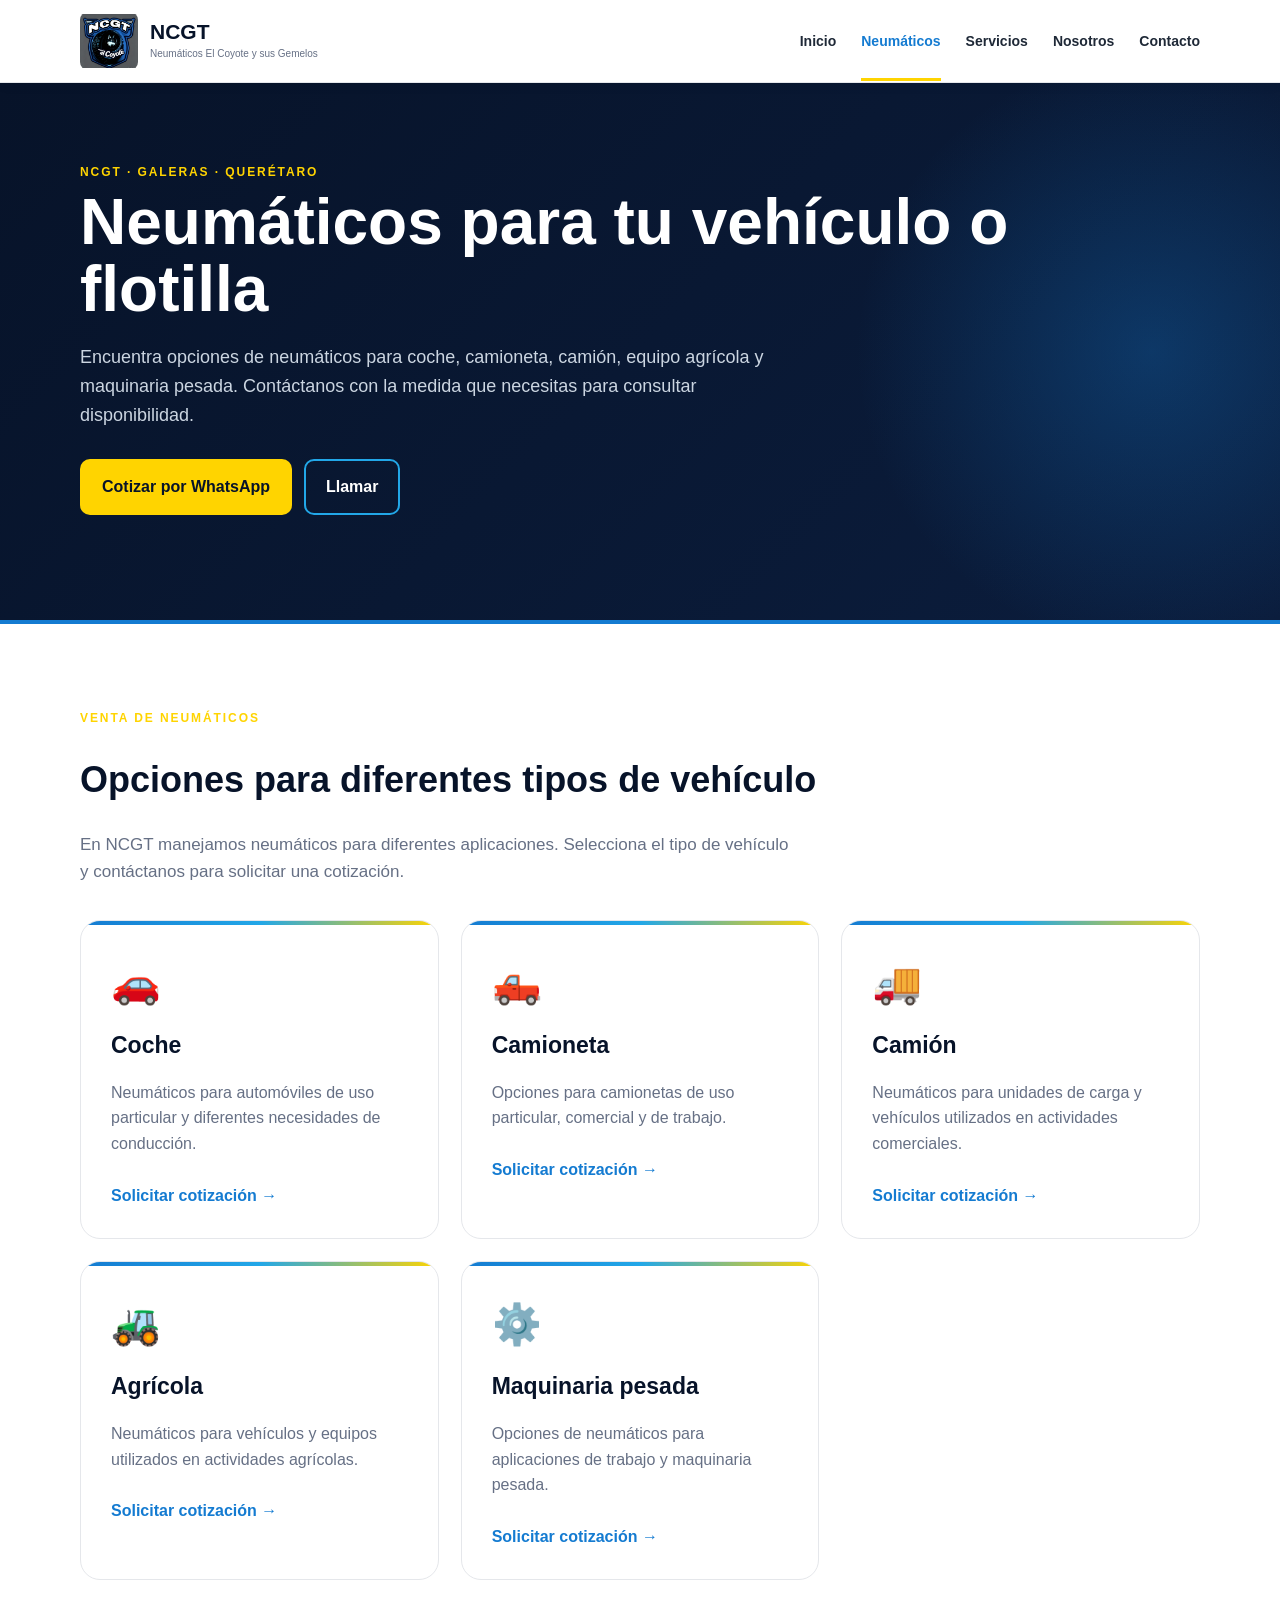
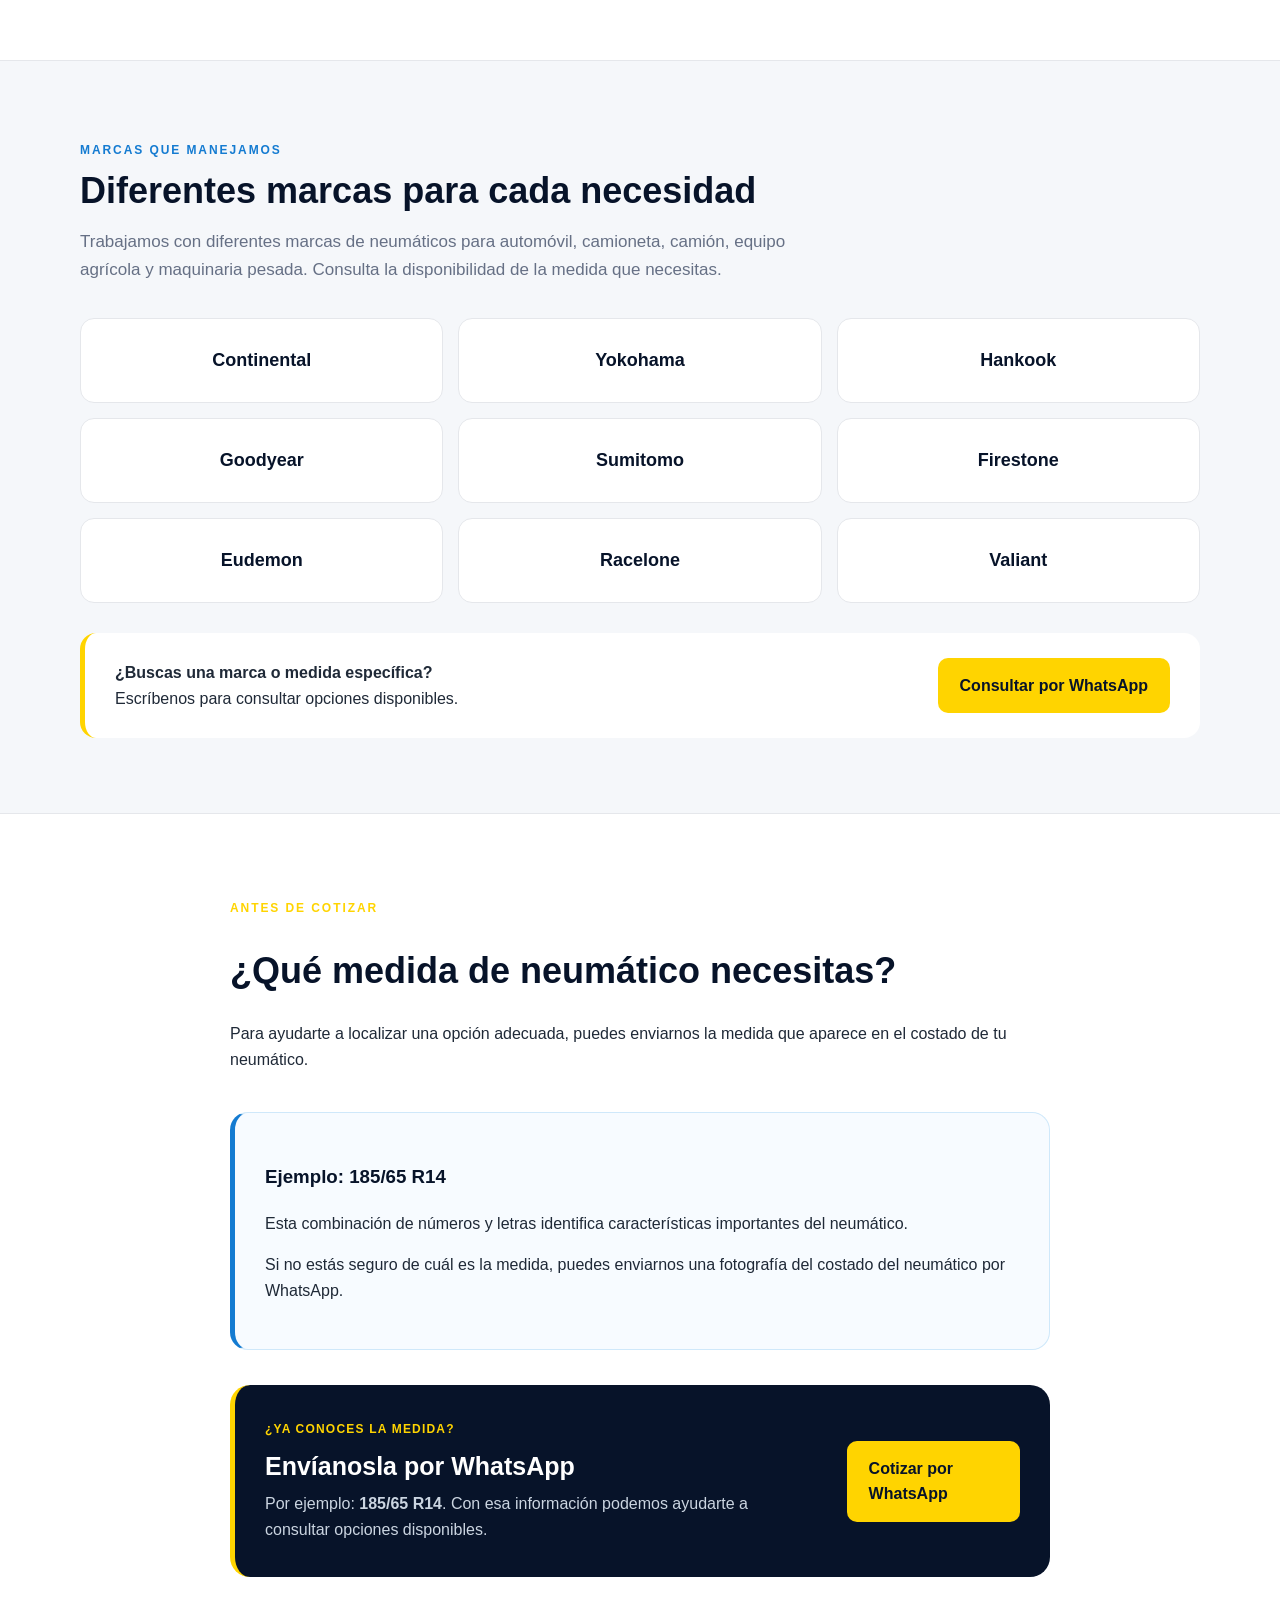
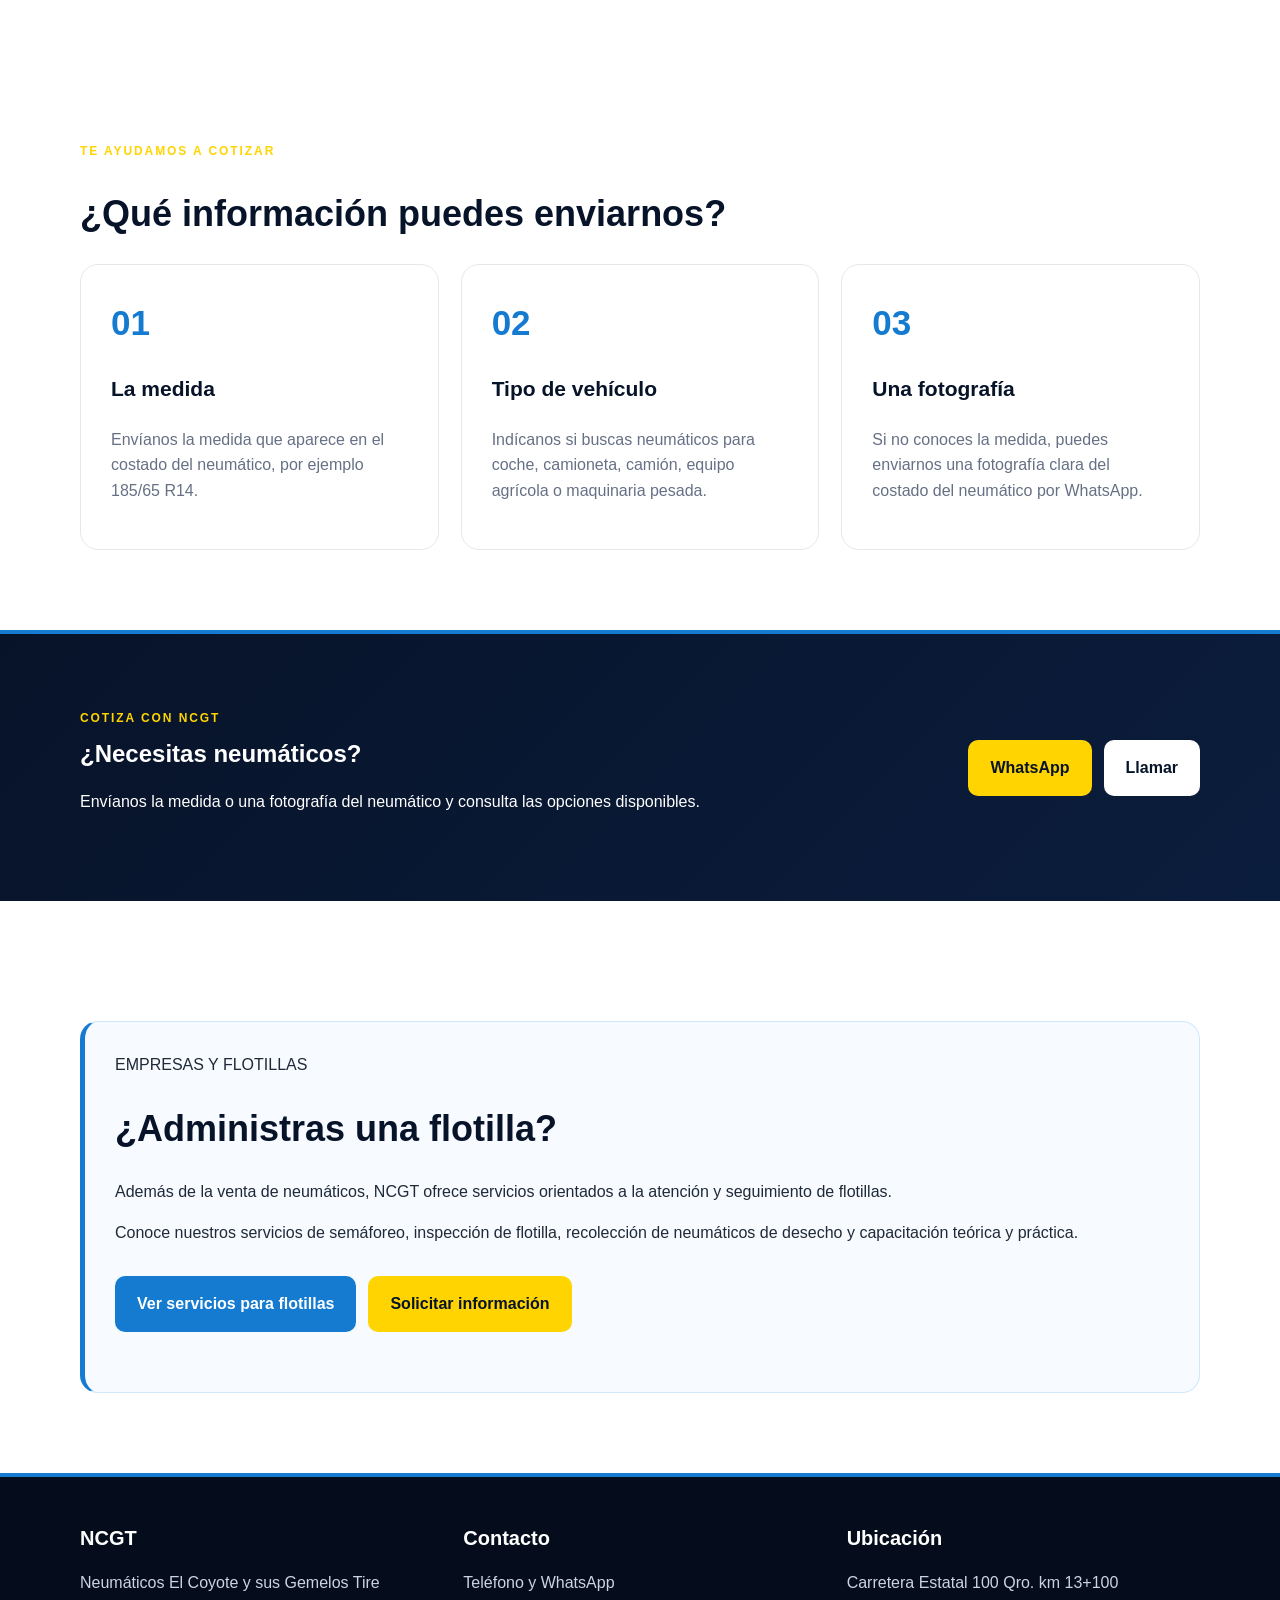
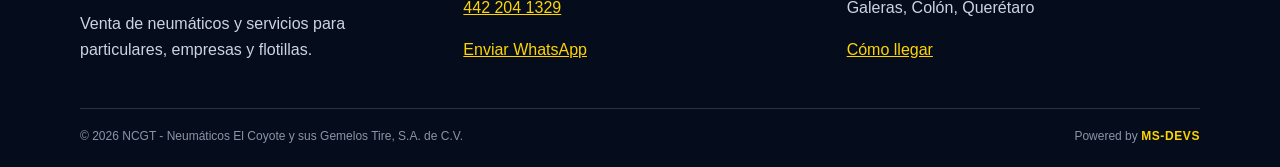
<file: neumaticos.html>
<!DOCTYPE html>
<html lang="es-MX">

<head>

    <meta charset="UTF-8">

    <meta name="viewport" content="width=device-width, initial-scale=1.0">

    <title>
        Venta de neumáticos en Galeras, Querétaro | NCGT
    </title>

    <meta name="description"
        content="Venta de neumáticos para coche, camioneta, camión, equipo agrícola y maquinaria pesada en Galeras, Colón, Querétaro. Cotiza con NCGT.">

    <meta name="robots" content="index, follow">

    <link rel="stylesheet" href="assets/css/styles.css">

</head>


<body>


    <!-- ========================================
     HEADER
========================================= -->

    <header>

        <div class="container nav">

            <a class="brand" href="index.html" aria-label="NCGT - Inicio">

                <img src="assets/img/logo-ncgt.jpeg" alt="NCGT Neumáticos El Coyote" class="brand-logo">

                <span>
                    <strong>NCGT</strong>
                    <small>
                        Neumáticos El Coyote y sus Gemelos
                    </small>
                </span>

            </a>


            <button class="menu" aria-label="Abrir menú" aria-expanded="false">
                ☰
            </button>


            <nav>

                <a href="index.html">
                    Inicio
                </a>

                <a href="neumaticos.html" class="active">
                    Neumáticos
                </a>

                <a href="servicios.html">
                    Servicios
                </a>

                <a href="nosotros.html">
                    Nosotros
                </a>

                <a href="contacto.html">
                    Contacto
                </a>

            </nav>

        </div>

    </header>



    <main>


        <!-- ========================================
     ENCABEZADO DE PÁGINA
========================================= -->

        <section class="page">

            <div class="container">

                <label>
                    NCGT · GALERAS · QUERÉTARO
                </label>

                <h1>
                    Neumáticos para tu vehículo o flotilla
                </h1>

                <p>
                    Encuentra opciones de neumáticos para coche,
                    camioneta, camión, equipo agrícola y maquinaria
                    pesada. Contáctanos con la medida que necesitas
                    para consultar disponibilidad.
                </p>


                <div class="actions">

                    <a class="btn primary"
                        href="https://wa.me/524422041329?text=Hola%20NCGT%2C%20quiero%20cotizar%20neum%C3%A1ticos."
                        target="_blank" rel="noopener">
                        Cotizar por WhatsApp
                    </a>

                    <a class="btn outline" href="tel:+524422041329">
                        Llamar
                    </a>

                </div>

            </div>

        </section>



        <!-- ========================================
     TIPOS DE NEUMÁTICOS
========================================= -->

        <section class="section">

            <div class="container">

                <label>
                    VENTA DE NEUMÁTICOS
                </label>

                <h2>
                    Opciones para diferentes tipos de vehículo
                </h2>

                <p class="section-intro">
                    En NCGT manejamos neumáticos para diferentes
                    aplicaciones. Selecciona el tipo de vehículo y
                    contáctanos para solicitar una cotización.
                </p>


                <div class="tire-grid">


                    <!-- COCHE -->

                    <article class="tire-card">

                        <div class="tire-icon">
                            🚗
                        </div>

                        <h3>
                            Coche
                        </h3>

                        <p>
                            Neumáticos para automóviles de uso particular
                            y diferentes necesidades de conducción.
                        </p>

                        <a href="https://wa.me/524422041329?text=Hola%20NCGT%2C%20quiero%20cotizar%20neum%C3%A1ticos%20para%20coche."
                            target="_blank" rel="noopener">
                            Solicitar cotización →
                        </a>

                    </article>



                    <!-- CAMIONETA -->

                    <article class="tire-card">

                        <div class="tire-icon">
                            🛻
                        </div>

                        <h3>
                            Camioneta
                        </h3>

                        <p>
                            Opciones para camionetas de uso particular,
                            comercial y de trabajo.
                        </p>

                        <a href="https://wa.me/524422041329?text=Hola%20NCGT%2C%20quiero%20cotizar%20neum%C3%A1ticos%20para%20camioneta."
                            target="_blank" rel="noopener">
                            Solicitar cotización →
                        </a>

                    </article>



                    <!-- CAMIÓN -->

                    <article class="tire-card">

                        <div class="tire-icon">
                            🚚
                        </div>

                        <h3>
                            Camión
                        </h3>

                        <p>
                            Neumáticos para unidades de carga y vehículos
                            utilizados en actividades comerciales.
                        </p>

                        <a href="https://wa.me/524422041329?text=Hola%20NCGT%2C%20quiero%20cotizar%20neum%C3%A1ticos%20para%20cami%C3%B3n."
                            target="_blank" rel="noopener">
                            Solicitar cotización →
                        </a>

                    </article>



                    <!-- AGRÍCOLA -->

                    <article class="tire-card">

                        <div class="tire-icon">
                            🚜
                        </div>

                        <h3>
                            Agrícola
                        </h3>

                        <p>
                            Neumáticos para vehículos y equipos utilizados
                            en actividades agrícolas.
                        </p>

                        <a href="https://wa.me/524422041329?text=Hola%20NCGT%2C%20quiero%20cotizar%20neum%C3%A1ticos%20para%20equipo%20agr%C3%ADcola."
                            target="_blank" rel="noopener">
                            Solicitar cotización →
                        </a>

                    </article>



                    <!-- MAQUINARIA PESADA -->

                    <article class="tire-card">

                        <div class="tire-icon">
                            ⚙️
                        </div>

                        <h3>
                            Maquinaria pesada
                        </h3>

                        <p>
                            Opciones de neumáticos para aplicaciones de
                            trabajo y maquinaria pesada.
                        </p>

                        <a href="https://wa.me/524422041329?text=Hola%20NCGT%2C%20quiero%20cotizar%20neum%C3%A1ticos%20para%20maquinaria%20pesada."
                            target="_blank" rel="noopener">
                            Solicitar cotización →
                        </a>

                    </article>


                </div>

            </div>

        </section>



        <!-- ========================================
     MARCAS
========================================= -->

        <section class="brands-section">

            <div class="container">

                <div class="brands-heading">

                    <label>
                        MARCAS QUE MANEJAMOS
                    </label>

                    <h2>
                        Diferentes marcas para cada necesidad
                    </h2>

                    <p>
                        Trabajamos con diferentes marcas de neumáticos
                        para automóvil, camioneta, camión, equipo agrícola
                        y maquinaria pesada. Consulta la disponibilidad
                        de la medida que necesitas.
                    </p>

                </div>


                <div class="brand-grid">

                    <div class="brand-item">
                        Continental
                    </div>

                    <div class="brand-item">
                        Yokohama
                    </div>

                    <div class="brand-item">
                        Hankook
                    </div>

                    <div class="brand-item">
                        Goodyear
                    </div>

                    <div class="brand-item">
                        Sumitomo
                    </div>

                    <div class="brand-item">
                        Firestone
                    </div>

                    <div class="brand-item">
                        Eudemon
                    </div>

                    <div class="brand-item">
                        Racelone
                    </div>

                    <div class="brand-item">
                        Valiant
                    </div>

                </div>


                <div class="brands-contact">

                    <p>
                        <strong>
                            ¿Buscas una marca o medida específica?
                        </strong>
                        <br>
                        Escríbenos para consultar opciones disponibles.
                    </p>

                    <a class="btn primary"
                        href="https://wa.me/524422041329?text=Hola%20NCGT%2C%20busco%20una%20marca%20o%20medida%20espec%C3%ADfica%20de%20neum%C3%A1tico."
                        target="_blank" rel="noopener">
                        Consultar por WhatsApp
                    </a>

                </div>

            </div>

        </section>



        <!-- ========================================
     MEDIDA DEL NEUMÁTICO
========================================= -->

        <section class="section">

            <div class="container narrow">

                <label>
                    ANTES DE COTIZAR
                </label>

                <h2>
                    ¿Qué medida de neumático necesitas?
                </h2>

                <p>
                    Para ayudarte a localizar una opción adecuada,
                    puedes enviarnos la medida que aparece en el
                    costado de tu neumático.
                </p>


                <div class="box">

                    <h3>
                        Ejemplo: 185/65 R14
                    </h3>

                    <p>
                        Esta combinación de números y letras identifica
                        características importantes del neumático.
                    </p>

                    <p>
                        Si no estás seguro de cuál es la medida, puedes
                        enviarnos una fotografía del costado del neumático
                        por WhatsApp.
                    </p>

                </div>


                <div class="quote-box">

                    <div>

                        <span>
                            ¿YA CONOCES LA MEDIDA?
                        </span>

                        <h3>
                            Envíanosla por WhatsApp
                        </h3>

                        <p>
                            Por ejemplo:
                            <strong>185/65 R14</strong>.
                            Con esa información podemos ayudarte a consultar
                            opciones disponibles.
                        </p>

                    </div>


                    <a class="btn primary"
                        href="https://wa.me/524422041329?text=Hola%20NCGT%2C%20quiero%20cotizar%20neum%C3%A1ticos.%20La%20medida%20que%20necesito%20es%3A%20"
                        target="_blank" rel="noopener">
                        Cotizar por WhatsApp
                    </a>

                </div>

            </div>

        </section>



        <!-- ========================================
     AYUDA PARA ELEGIR
========================================= -->

        <section class="section">

            <div class="container">

                <label>
                    TE AYUDAMOS A COTIZAR
                </label>

                <h2>
                    ¿Qué información puedes enviarnos?
                </h2>


                <div class="cards">

                    <article>

                        <i>01</i>

                        <h3>
                            La medida
                        </h3>

                        <p>
                            Envíanos la medida que aparece en el costado
                            del neumático, por ejemplo 185/65 R14.
                        </p>

                    </article>


                    <article>

                        <i>02</i>

                        <h3>
                            Tipo de vehículo
                        </h3>

                        <p>
                            Indícanos si buscas neumáticos para coche,
                            camioneta, camión, equipo agrícola o
                            maquinaria pesada.
                        </p>

                    </article>


                    <article>

                        <i>03</i>

                        <h3>
                            Una fotografía
                        </h3>

                        <p>
                            Si no conoces la medida, puedes enviarnos
                            una fotografía clara del costado del neumático
                            por WhatsApp.
                        </p>

                    </article>

                </div>

            </div>

        </section>



        <!-- ========================================
     CTA WHATSAPP
========================================= -->

        <section class="dark">

            <div class="container cta">

                <div>

                    <label>
                        COTIZA CON NCGT
                    </label>

                    <h2>
                        ¿Necesitas neumáticos?
                    </h2>

                    <p>
                        Envíanos la medida o una fotografía del neumático
                        y consulta las opciones disponibles.
                    </p>

                </div>


                <div class="actions">

                    <a class="btn primary"
                        href="https://wa.me/524422041329?text=Hola%20NCGT%2C%20quiero%20solicitar%20una%20cotizaci%C3%B3n%20de%20neum%C3%A1ticos."
                        target="_blank" rel="noopener">
                        WhatsApp
                    </a>

                    <a class="btn light" href="tel:+524422041329">
                        Llamar
                    </a>

                </div>

            </div>

        </section>



        <!-- ========================================
     FLOTILLAS
========================================= -->

        <section class="section">

            <div class="container">

                <div class="box">

                    <label>
                        EMPRESAS Y FLOTILLAS
                    </label>

                    <h2>
                        ¿Administras una flotilla?
                    </h2>

                    <p>
                        Además de la venta de neumáticos, NCGT ofrece
                        servicios orientados a la atención y seguimiento
                        de flotillas.
                    </p>

                    <p>
                        Conoce nuestros servicios de semáforeo,
                        inspección de flotilla, recolección de neumáticos
                        de desecho y capacitación teórica y práctica.
                    </p>


                    <div class="actions">

                        <a class="btn blue" href="servicios.html">
                            Ver servicios para flotillas
                        </a>

                        <a class="btn primary"
                            href="https://wa.me/524422041329?text=Hola%20NCGT%2C%20quiero%20informaci%C3%B3n%20sobre%20sus%20servicios%20para%20flotillas."
                            target="_blank" rel="noopener">
                            Solicitar información
                        </a>

                    </div>

                </div>

            </div>

        </section>


    </main>



    <!-- ========================================
     FOOTER
========================================= -->

    <footer>

        <div class="container foot">


            <div>

                <b>NCGT</b>

                <p>
                    Neumáticos El Coyote y sus Gemelos Tire
                </p>

                <p>
                    Venta de neumáticos y servicios para
                    particulares, empresas y flotillas.
                </p>

            </div>


            <div>

                <b>Contacto</b>

                <p>
                    Teléfono y WhatsApp
                    <br>

                    <a href="tel:+524422041329">
                        442 204 1329
                    </a>
                </p>

                <p>
                    <a href="https://wa.me/524422041329" target="_blank" rel="noopener">
                        Enviar WhatsApp
                    </a>
                </p>

            </div>


            <div>

                <b>Ubicación</b>

                <p>
                    Carretera Estatal 100 Qro. km 13+100
                    <br>
                    Galeras, Colón, Querétaro
                </p>

                <p>
                    <a href="contacto.html">
                        Cómo llegar
                    </a>
                </p>

            </div>


        </div>


        <div class="container bottom">
            <span>
                © <span id="year"></span>
                NCGT - Neumáticos El Coyote y sus Gemelos Tire, S.A. de C.V.
            </span>

            <span class="powered">
                Powered by <strong>MS-DEVS</strong>
            </span>
        </div>

    </footer>



    <script src="assets/js/main.js"></script>


</body>

</html>
</file>
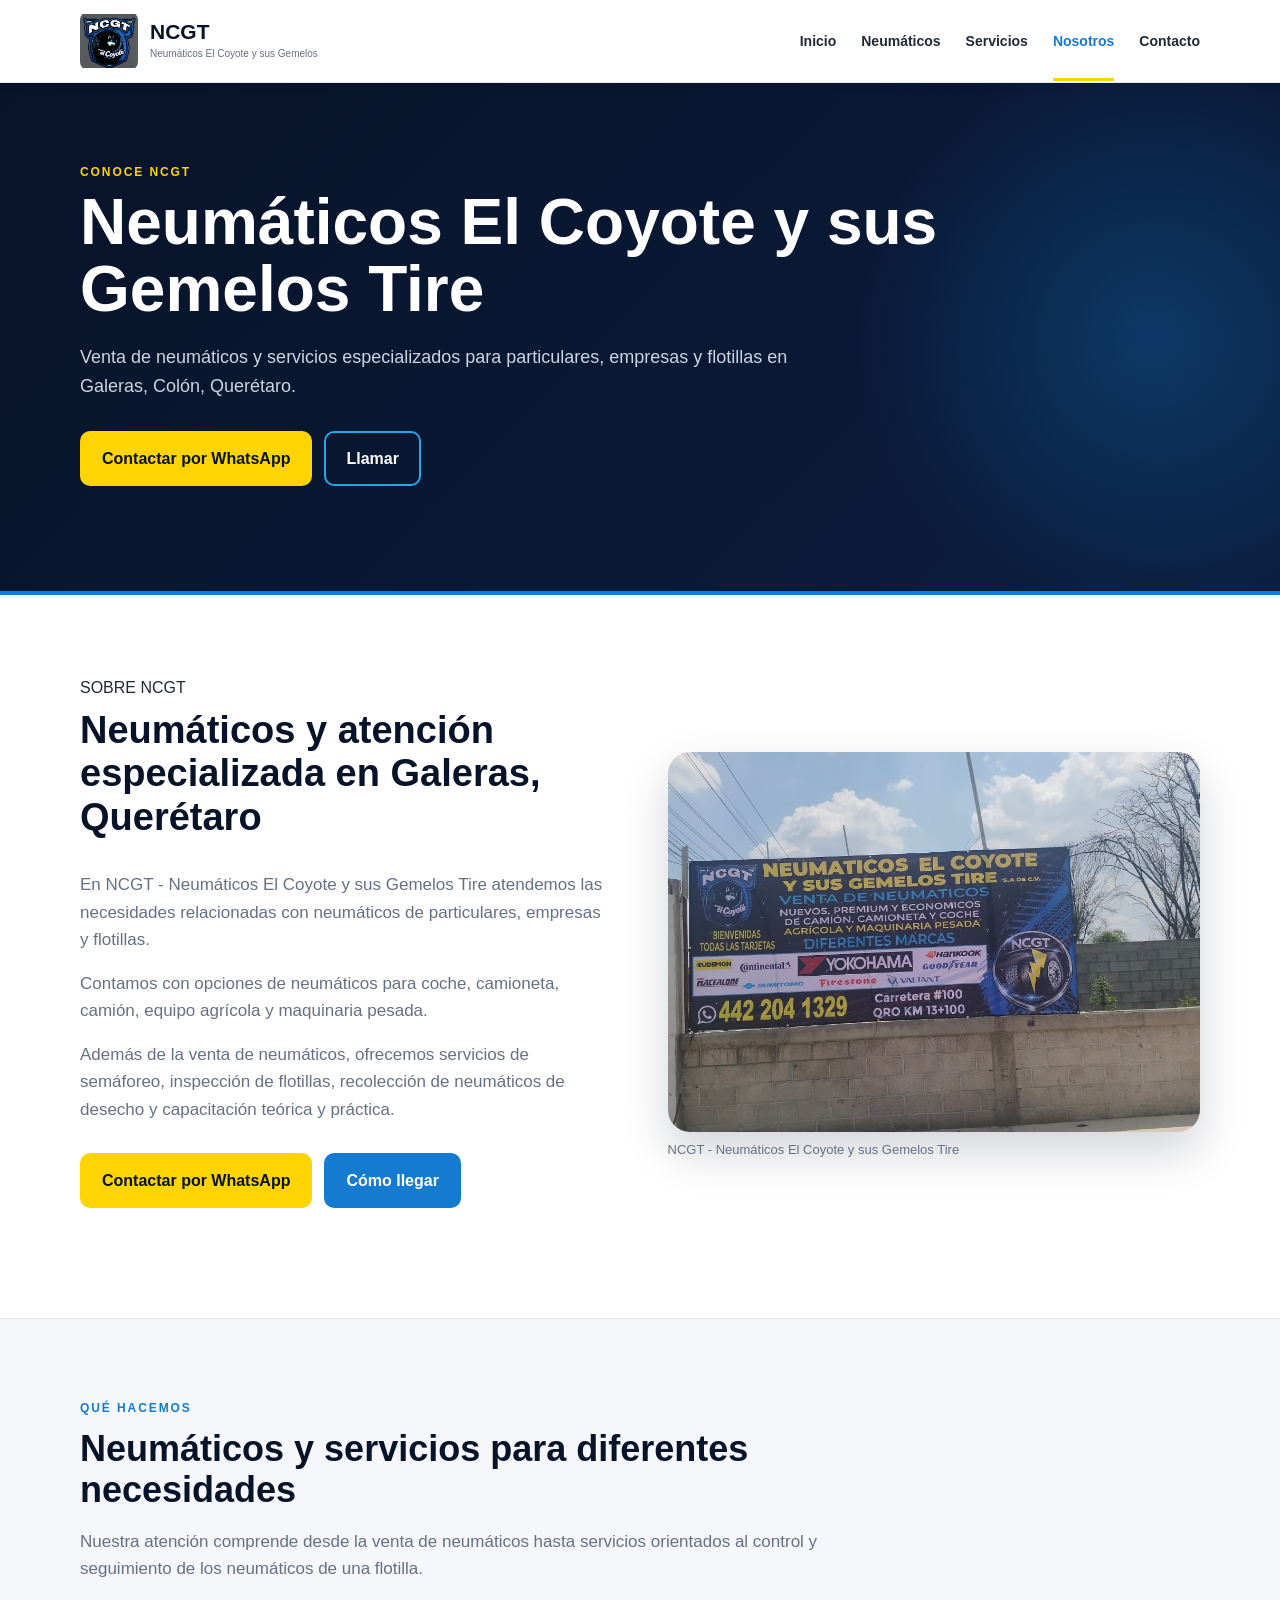
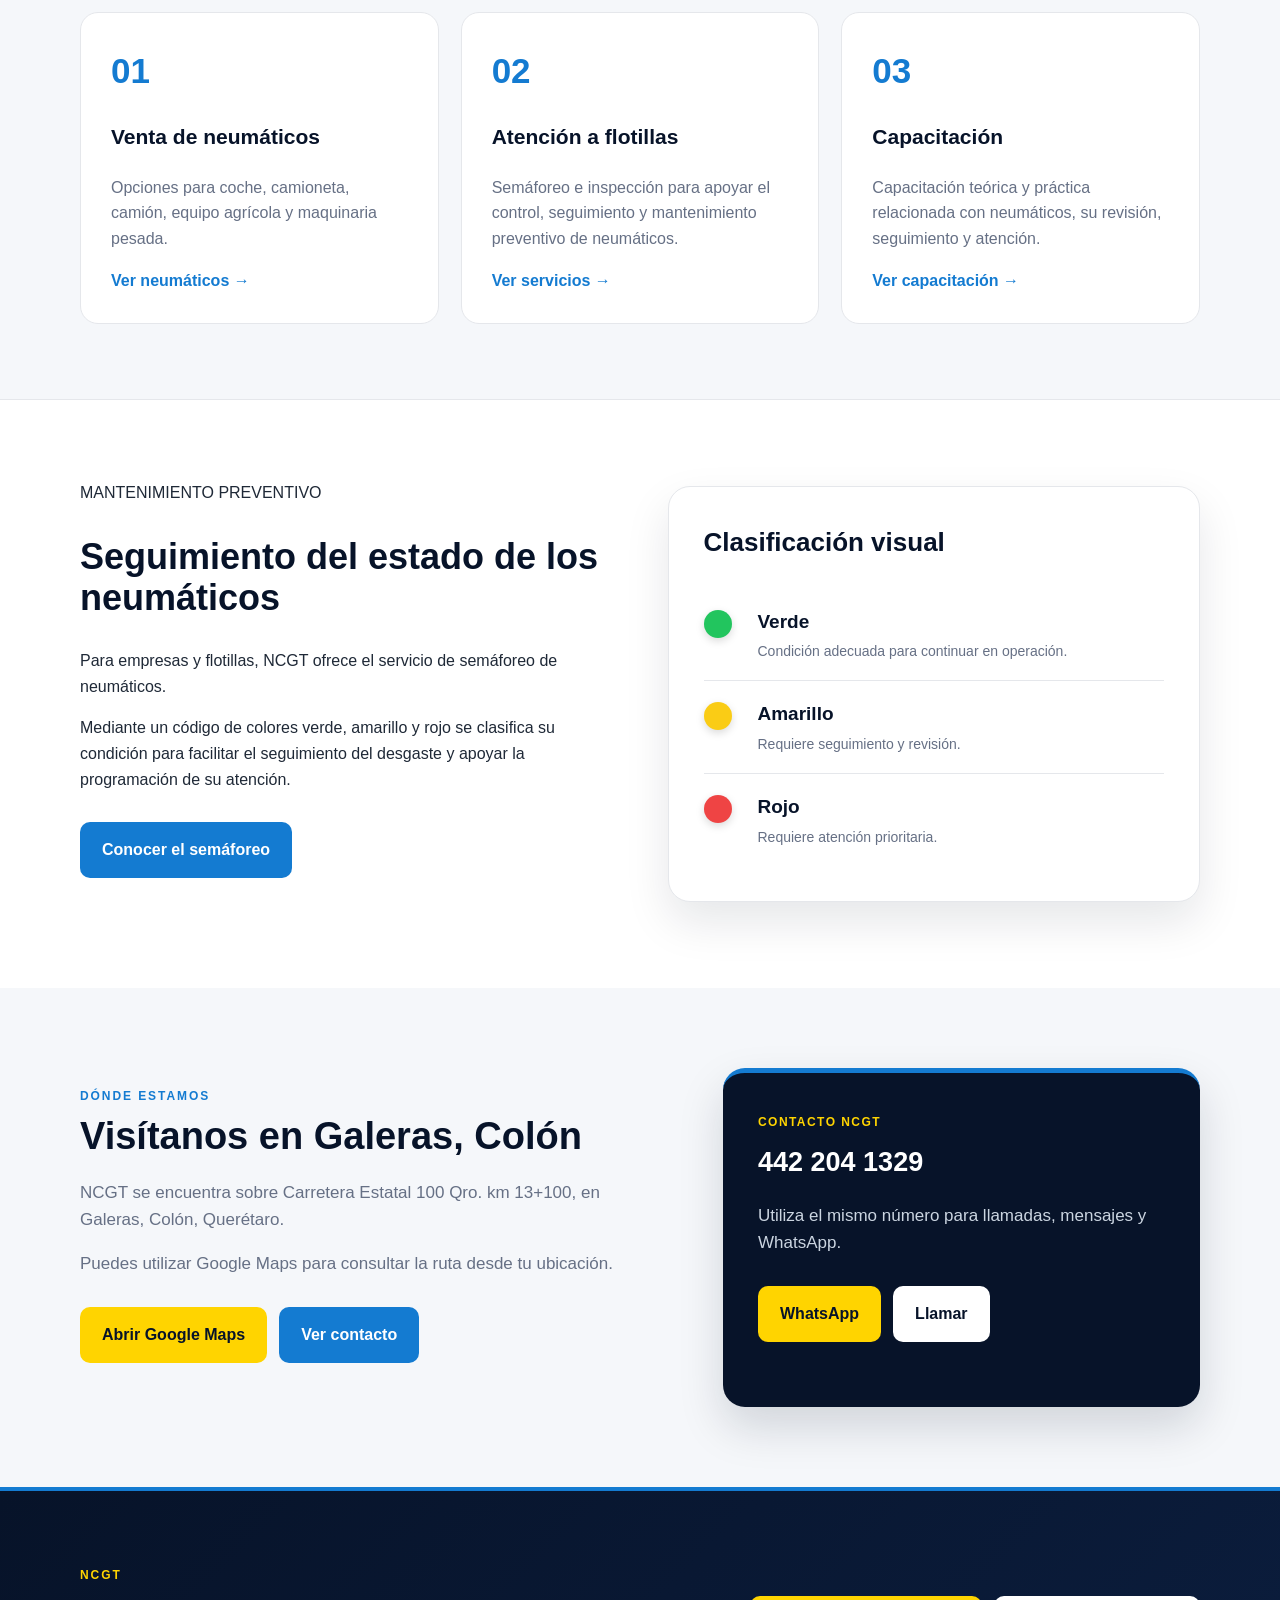
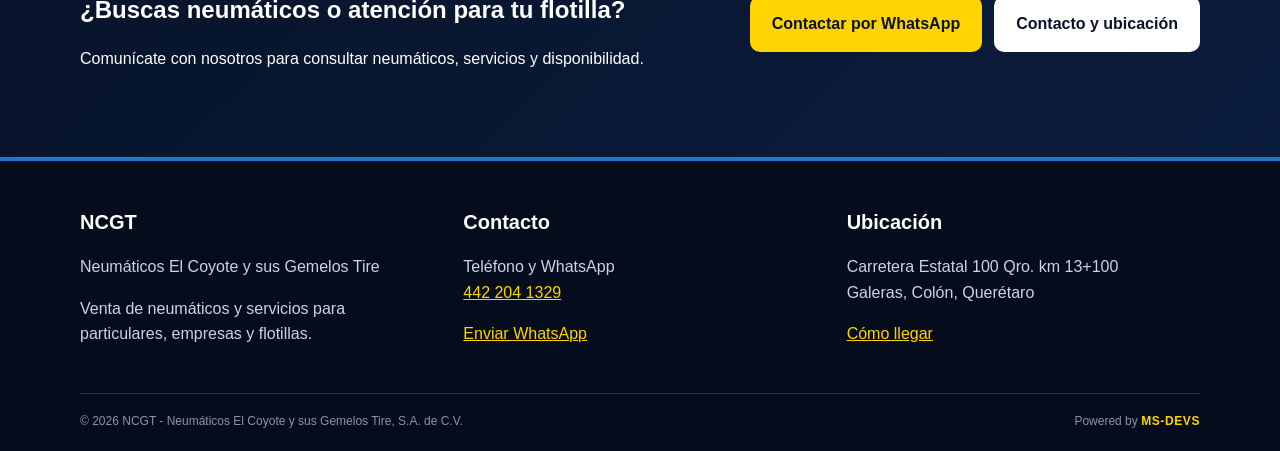
<file: nosotros.html>
<!DOCTYPE html>
<html lang="es-MX">

<head>

    <meta charset="UTF-8">

    <meta name="viewport" content="width=device-width, initial-scale=1.0">

    <title>
        Nosotros | NCGT Neumáticos El Coyote en Querétaro
    </title>

    <meta name="description"
        content="Conoce NCGT Neumáticos El Coyote y sus Gemelos Tire en Galeras, Colón, Querétaro. Venta de neumáticos y servicios especializados para empresas y flotillas.">

    <meta name="robots" content="index, follow">

    <link rel="stylesheet" href="assets/css/styles.css">

</head>


<body>


    <!-- ========================================
     HEADER
========================================= -->

    <header>

        <div class="container nav">

            <a class="brand" href="index.html" aria-label="NCGT - Inicio">

                <img src="assets/img/logo-ncgt.jpeg" alt="NCGT Neumáticos El Coyote" class="brand-logo">

                <span>
                    <strong>NCGT</strong>
                    <small>
                        Neumáticos El Coyote y sus Gemelos
                    </small>
                </span>

            </a>


            <button class="menu" aria-label="Abrir menú" aria-expanded="false">
                ☰
            </button>


            <nav>

                <a href="index.html">
                    Inicio
                </a>

                <a href="neumaticos.html">
                    Neumáticos
                </a>

                <a href="servicios.html">
                    Servicios
                </a>

                <a href="nosotros.html" class="active">
                    Nosotros
                </a>

                <a href="contacto.html">
                    Contacto
                </a>

            </nav>

        </div>

    </header>



    <main>


        <!-- ========================================
     ENCABEZADO
========================================= -->

        <section class="page">

            <div class="container">

                <label>
                    CONOCE NCGT
                </label>

                <h1>
                    Neumáticos El Coyote y sus Gemelos Tire
                </h1>

                <p>
                    Venta de neumáticos y servicios especializados
                    para particulares, empresas y flotillas en
                    Galeras, Colón, Querétaro.
                </p>


                <div class="actions">

                    <a class="btn primary"
                        href="https://wa.me/524422041329?text=Hola%20NCGT%2C%20quiero%20solicitar%20informaci%C3%B3n."
                        target="_blank" rel="noopener">
                        Contactar por WhatsApp
                    </a>

                    <a class="btn outline" href="tel:+524422041329">
                        Llamar
                    </a>

                </div>

            </div>

        </section>



        <!-- ========================================
     SOBRE NCGT
========================================= -->

        <section class="section">

            <div class="container">

                <div class="about-grid">


                    <div class="about-content">

                        <label>
                            SOBRE NCGT
                        </label>

                        <h2>
                            Neumáticos y atención especializada en Galeras, Querétaro
                        </h2>

                        <p>
                            En NCGT - Neumáticos El Coyote y sus Gemelos
                            Tire atendemos las necesidades relacionadas
                            con neumáticos de particulares, empresas y
                            flotillas.
                        </p>

                        <p>
                            Contamos con opciones de neumáticos para
                            coche, camioneta, camión, equipo agrícola y
                            maquinaria pesada.
                        </p>

                        <p>
                            Además de la venta de neumáticos, ofrecemos
                            servicios de semáforeo, inspección de flotillas,
                            recolección de neumáticos de desecho y
                            capacitación teórica y práctica.
                        </p>


                        <div class="actions">

                            <a class="btn primary"
                                href="https://wa.me/524422041329?text=Hola%20NCGT%2C%20quiero%20solicitar%20informaci%C3%B3n."
                                target="_blank" rel="noopener">
                                Contactar por WhatsApp
                            </a>

                            <a class="btn blue" href="contacto.html">
                                Cómo llegar
                            </a>

                        </div>

                    </div>



                    <figure class="about-photo">

                        <img src="assets/img/ncgt-instalaciones.jpeg"
                            alt="Instalaciones de NCGT Neumáticos El Coyote en Galeras, Colón, Querétaro"
                            loading="lazy">

                        <figcaption>
                            NCGT - Neumáticos El Coyote y sus Gemelos Tire
                        </figcaption>

                    </figure>


                </div>

            </div>

        </section>



        <!-- ========================================
     QUÉ HACEMOS
========================================= -->

        <section class="brands-section">

            <div class="container">

                <div class="brands-heading">

                    <label>
                        QUÉ HACEMOS
                    </label>

                    <h2>
                        Neumáticos y servicios para diferentes necesidades
                    </h2>

                    <p>
                        Nuestra atención comprende desde la venta de
                        neumáticos hasta servicios orientados al control
                        y seguimiento de los neumáticos de una flotilla.
                    </p>

                </div>


                <div class="cards">


                    <article>

                        <i>01</i>

                        <h3>
                            Venta de neumáticos
                        </h3>

                        <p>
                            Opciones para coche, camioneta, camión,
                            equipo agrícola y maquinaria pesada.
                        </p>

                        <a href="neumaticos.html">
                            Ver neumáticos →
                        </a>

                    </article>



                    <article>

                        <i>02</i>

                        <h3>
                            Atención a flotillas
                        </h3>

                        <p>
                            Semáforeo e inspección para apoyar el control,
                            seguimiento y mantenimiento preventivo de
                            neumáticos.
                        </p>

                        <a href="servicios.html#flotillas">
                            Ver servicios →
                        </a>

                    </article>



                    <article>

                        <i>03</i>

                        <h3>
                            Capacitación
                        </h3>

                        <p>
                            Capacitación teórica y práctica relacionada
                            con neumáticos, su revisión, seguimiento y
                            atención.
                        </p>

                        <a href="servicios.html#capacitacion">
                            Ver capacitación →
                        </a>

                    </article>


                </div>

            </div>

        </section>



        <!-- ========================================
     SEMÁFOREO
========================================= -->

        <section class="section">

            <div class="container">

                <div class="about-grid">


                    <div>

                        <label>
                            MANTENIMIENTO PREVENTIVO
                        </label>

                        <h2>
                            Seguimiento del estado de los neumáticos
                        </h2>

                        <p>
                            Para empresas y flotillas, NCGT ofrece el
                            servicio de semáforeo de neumáticos.
                        </p>

                        <p>
                            Mediante un código de colores verde, amarillo
                            y rojo se clasifica su condición para facilitar
                            el seguimiento del desgaste y apoyar la
                            programación de su atención.
                        </p>


                        <div class="actions">

                            <a class="btn blue" href="servicios.html#semaforeo">
                                Conocer el semáforeo
                            </a>

                        </div>

                    </div>



                    <div class="traffic-card">

                        <h3>
                            Clasificación visual
                        </h3>


                        <div class="traffic-item green">

                            <span class="traffic-light"></span>

                            <div>

                                <strong>
                                    Verde
                                </strong>

                                <p>
                                    Condición adecuada para continuar
                                    en operación.
                                </p>

                            </div>

                        </div>


                        <div class="traffic-item yellow">

                            <span class="traffic-light"></span>

                            <div>

                                <strong>
                                    Amarillo
                                </strong>

                                <p>
                                    Requiere seguimiento y revisión.
                                </p>

                            </div>

                        </div>


                        <div class="traffic-item red">

                            <span class="traffic-light"></span>

                            <div>

                                <strong>
                                    Rojo
                                </strong>

                                <p>
                                    Requiere atención prioritaria.
                                </p>

                            </div>

                        </div>


                    </div>

                </div>

            </div>

        </section>



        <!-- ========================================
     UBICACIÓN
========================================= -->

        <section class="service-detail alternate">

            <div class="container">

                <div class="service-detail-grid">


                    <div>

                        <label>
                            DÓNDE ESTAMOS
                        </label>

                        <h2>
                            Visítanos en Galeras, Colón
                        </h2>

                        <p>
                            NCGT se encuentra sobre Carretera Estatal
                            100 Qro. km 13+100, en Galeras,
                            Colón, Querétaro.
                        </p>

                        <p>
                            Puedes utilizar Google Maps para consultar
                            la ruta desde tu ubicación.
                        </p>


                        <div class="actions">

                            <a class="btn primary" href="https://maps.app.goo.gl/eABoAPggVpz8Adeb8" target="_blank"
                                rel="noopener">
                                Abrir Google Maps
                            </a>

                            <a class="btn blue" href="contacto.html">
                                Ver contacto
                            </a>

                        </div>

                    </div>



                    <div class="service-info-card">

                        <span>
                            CONTACTO NCGT
                        </span>

                        <h3>
                            442 204 1329
                        </h3>

                        <p>
                            Utiliza el mismo número para llamadas,
                            mensajes y WhatsApp.
                        </p>


                        <div class="actions">

                            <a class="btn primary" href="https://wa.me/524422041329" target="_blank" rel="noopener">
                                WhatsApp
                            </a>

                            <a class="btn light" href="tel:+524422041329">
                                Llamar
                            </a>

                        </div>

                    </div>


                </div>

            </div>

        </section>



        <!-- ========================================
     CTA FINAL
========================================= -->

        <section class="dark">

            <div class="container cta">

                <div>

                    <label>
                        NCGT
                    </label>

                    <h2>
                        ¿Buscas neumáticos o atención para tu flotilla?
                    </h2>

                    <p>
                        Comunícate con nosotros para consultar
                        neumáticos, servicios y disponibilidad.
                    </p>

                </div>


                <div class="actions">

                    <a class="btn primary"
                        href="https://wa.me/524422041329?text=Hola%20NCGT%2C%20quiero%20solicitar%20informaci%C3%B3n."
                        target="_blank" rel="noopener">
                        Contactar por WhatsApp
                    </a>

                    <a class="btn light" href="contacto.html">
                        Contacto y ubicación
                    </a>

                </div>

            </div>

        </section>


    </main>



    <!-- ========================================
     FOOTER
========================================= -->

    <footer>

        <div class="container foot">


            <div>

                <b>NCGT</b>

                <p>
                    Neumáticos El Coyote y sus Gemelos Tire
                </p>

                <p>
                    Venta de neumáticos y servicios para
                    particulares, empresas y flotillas.
                </p>

            </div>


            <div>

                <b>Contacto</b>

                <p>
                    Teléfono y WhatsApp
                    <br>

                    <a href="tel:+524422041329">
                        442 204 1329
                    </a>
                </p>

                <p>
                    <a href="https://wa.me/524422041329" target="_blank" rel="noopener">
                        Enviar WhatsApp
                    </a>
                </p>

            </div>


            <div>

                <b>Ubicación</b>

                <p>
                    Carretera Estatal 100 Qro. km 13+100
                    <br>
                    Galeras, Colón, Querétaro
                </p>

                <p>
                    <a href="contacto.html">
                        Cómo llegar
                    </a>
                </p>

            </div>


        </div>


        <div class="container bottom">
            <span>
                © <span id="year"></span>
                NCGT - Neumáticos El Coyote y sus Gemelos Tire, S.A. de C.V.
            </span>

            <span class="powered">
                Powered by <strong>MS-DEVS</strong>
            </span>
        </div>

    </footer>


    <script src="assets/js/main.js"></script>


</body>

</html>
</file>
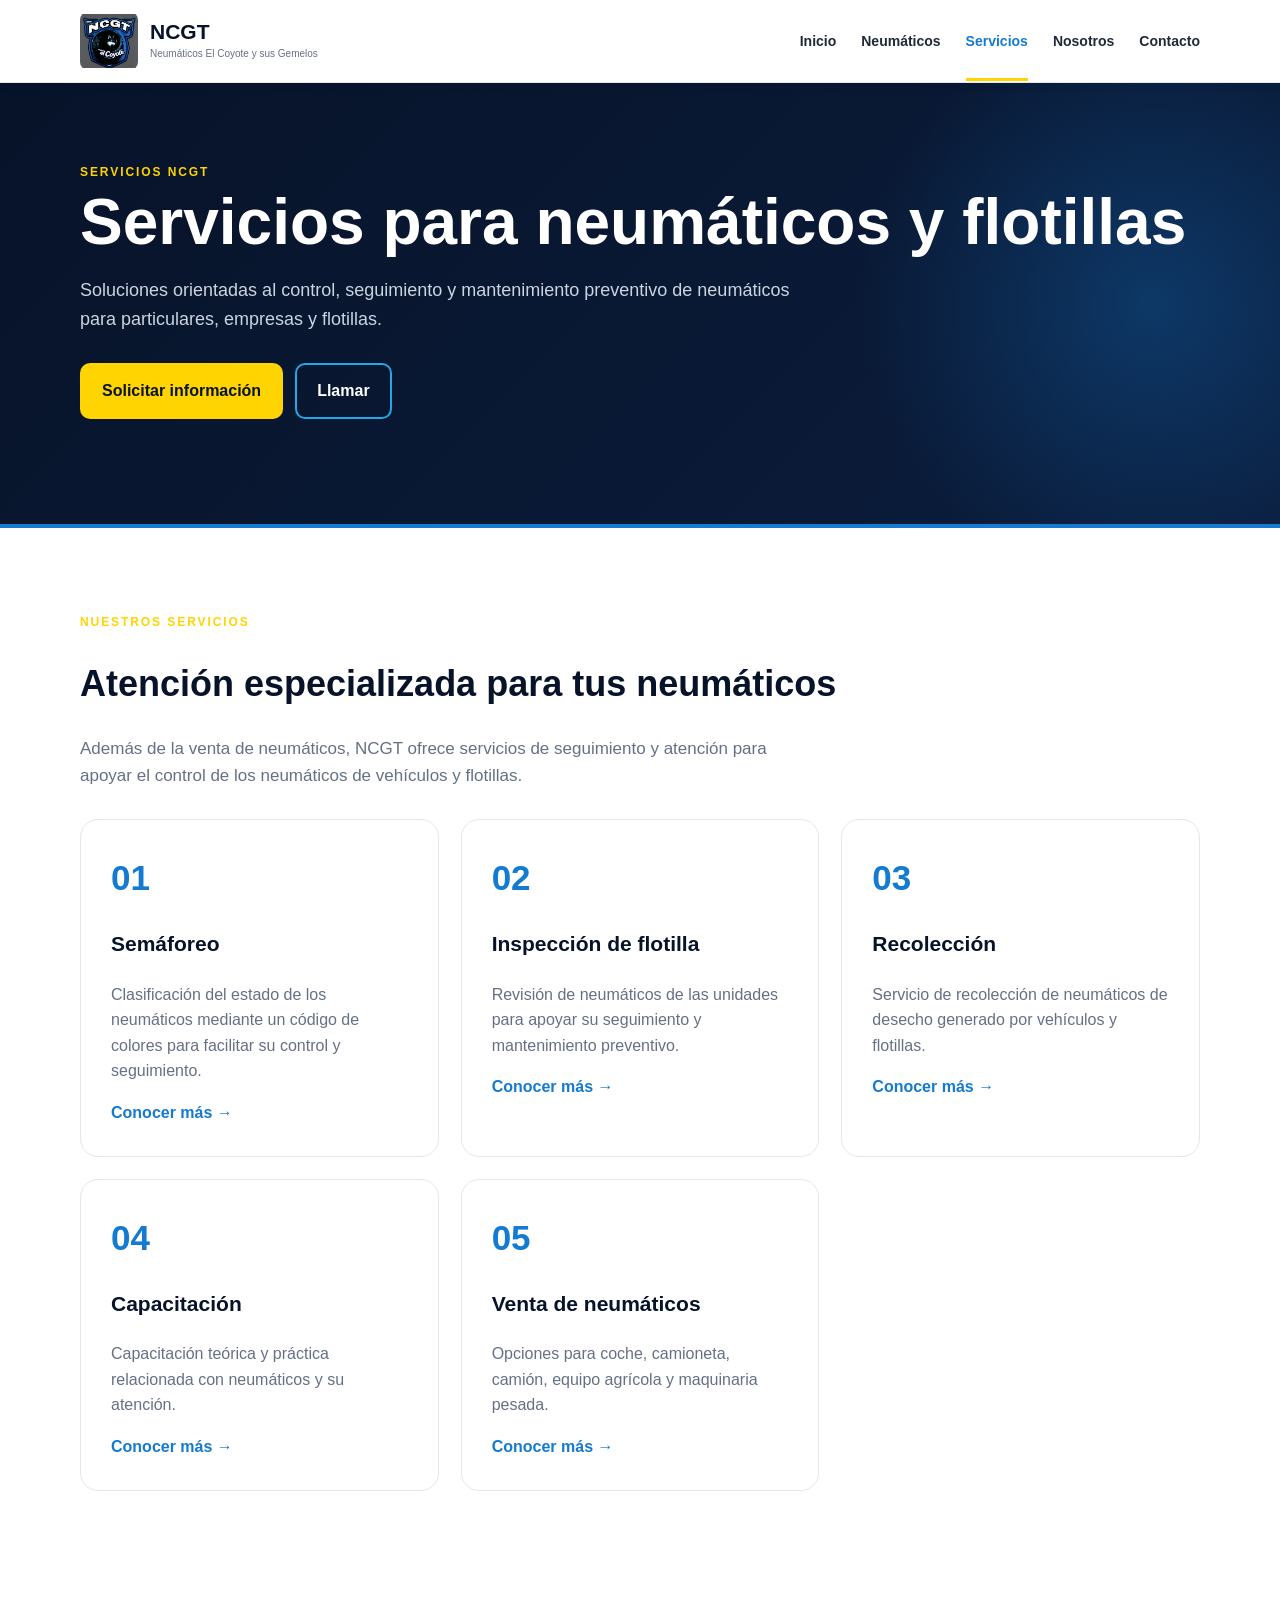
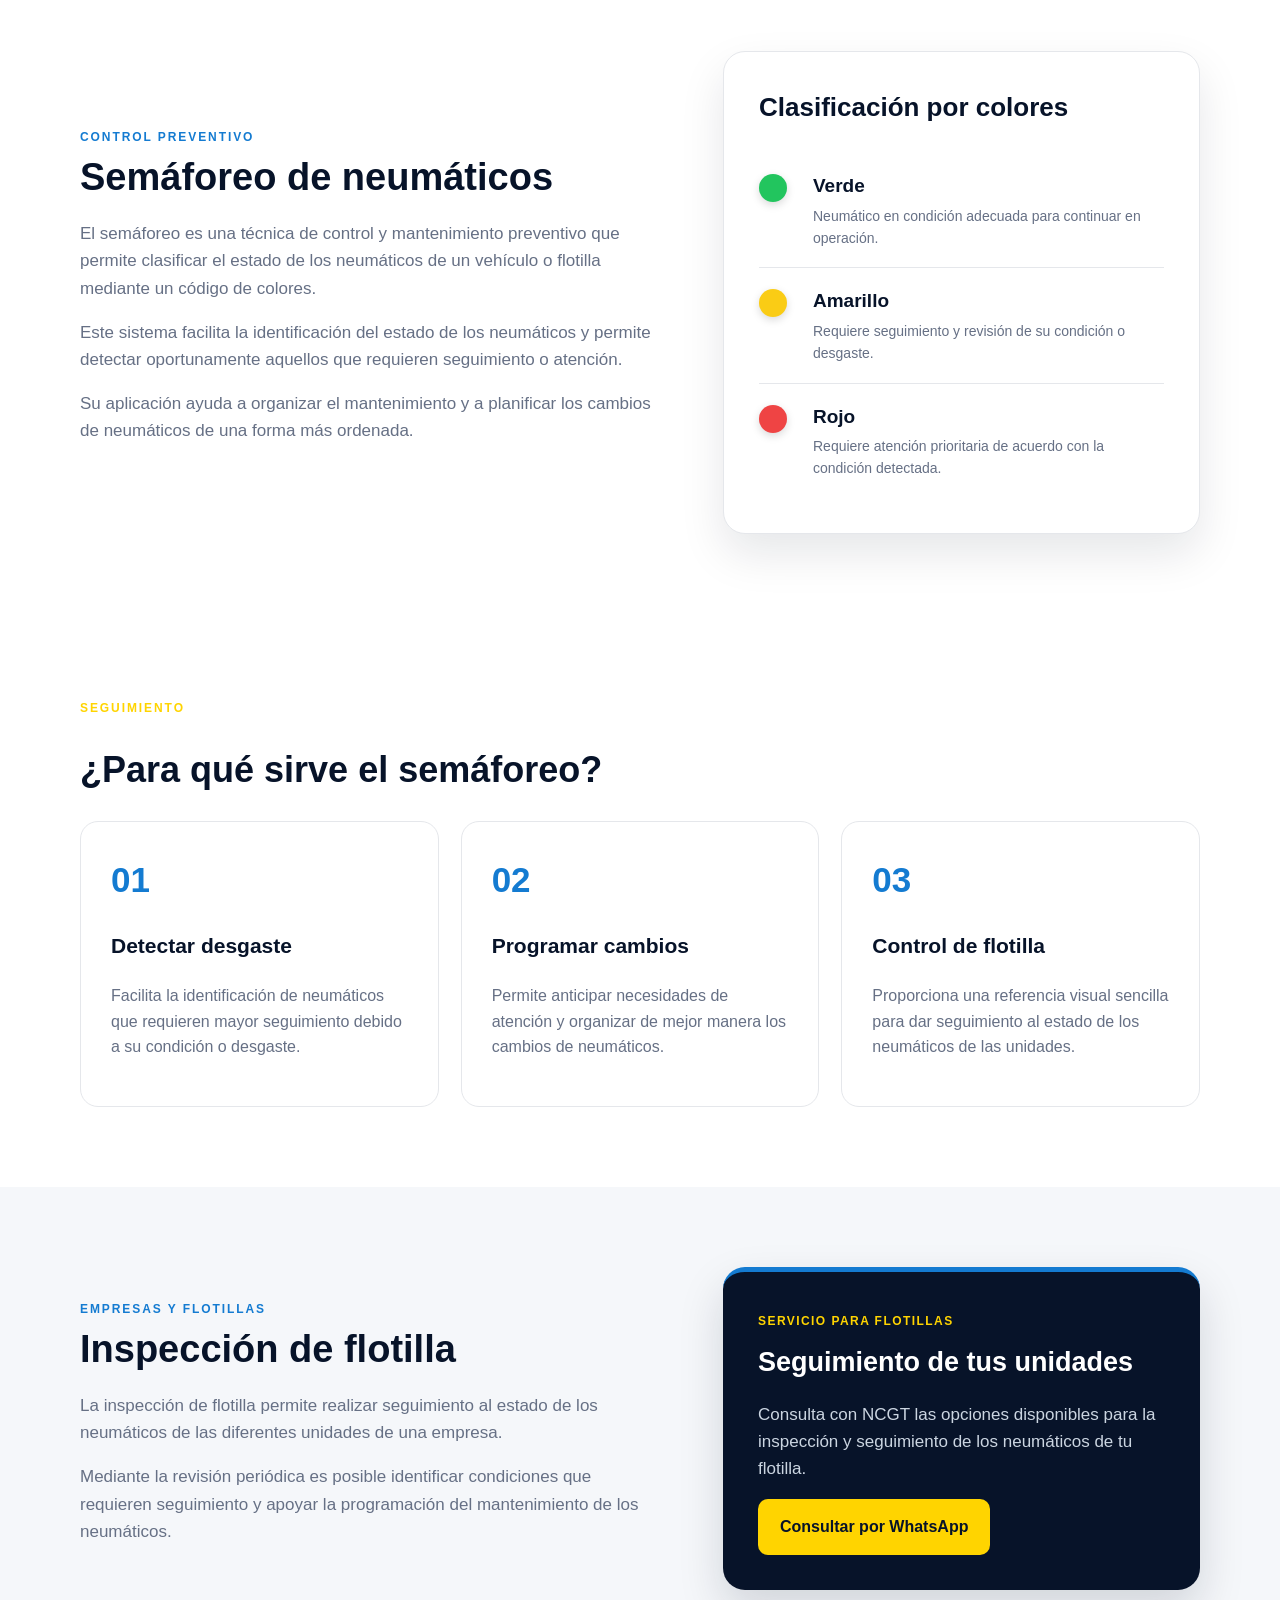
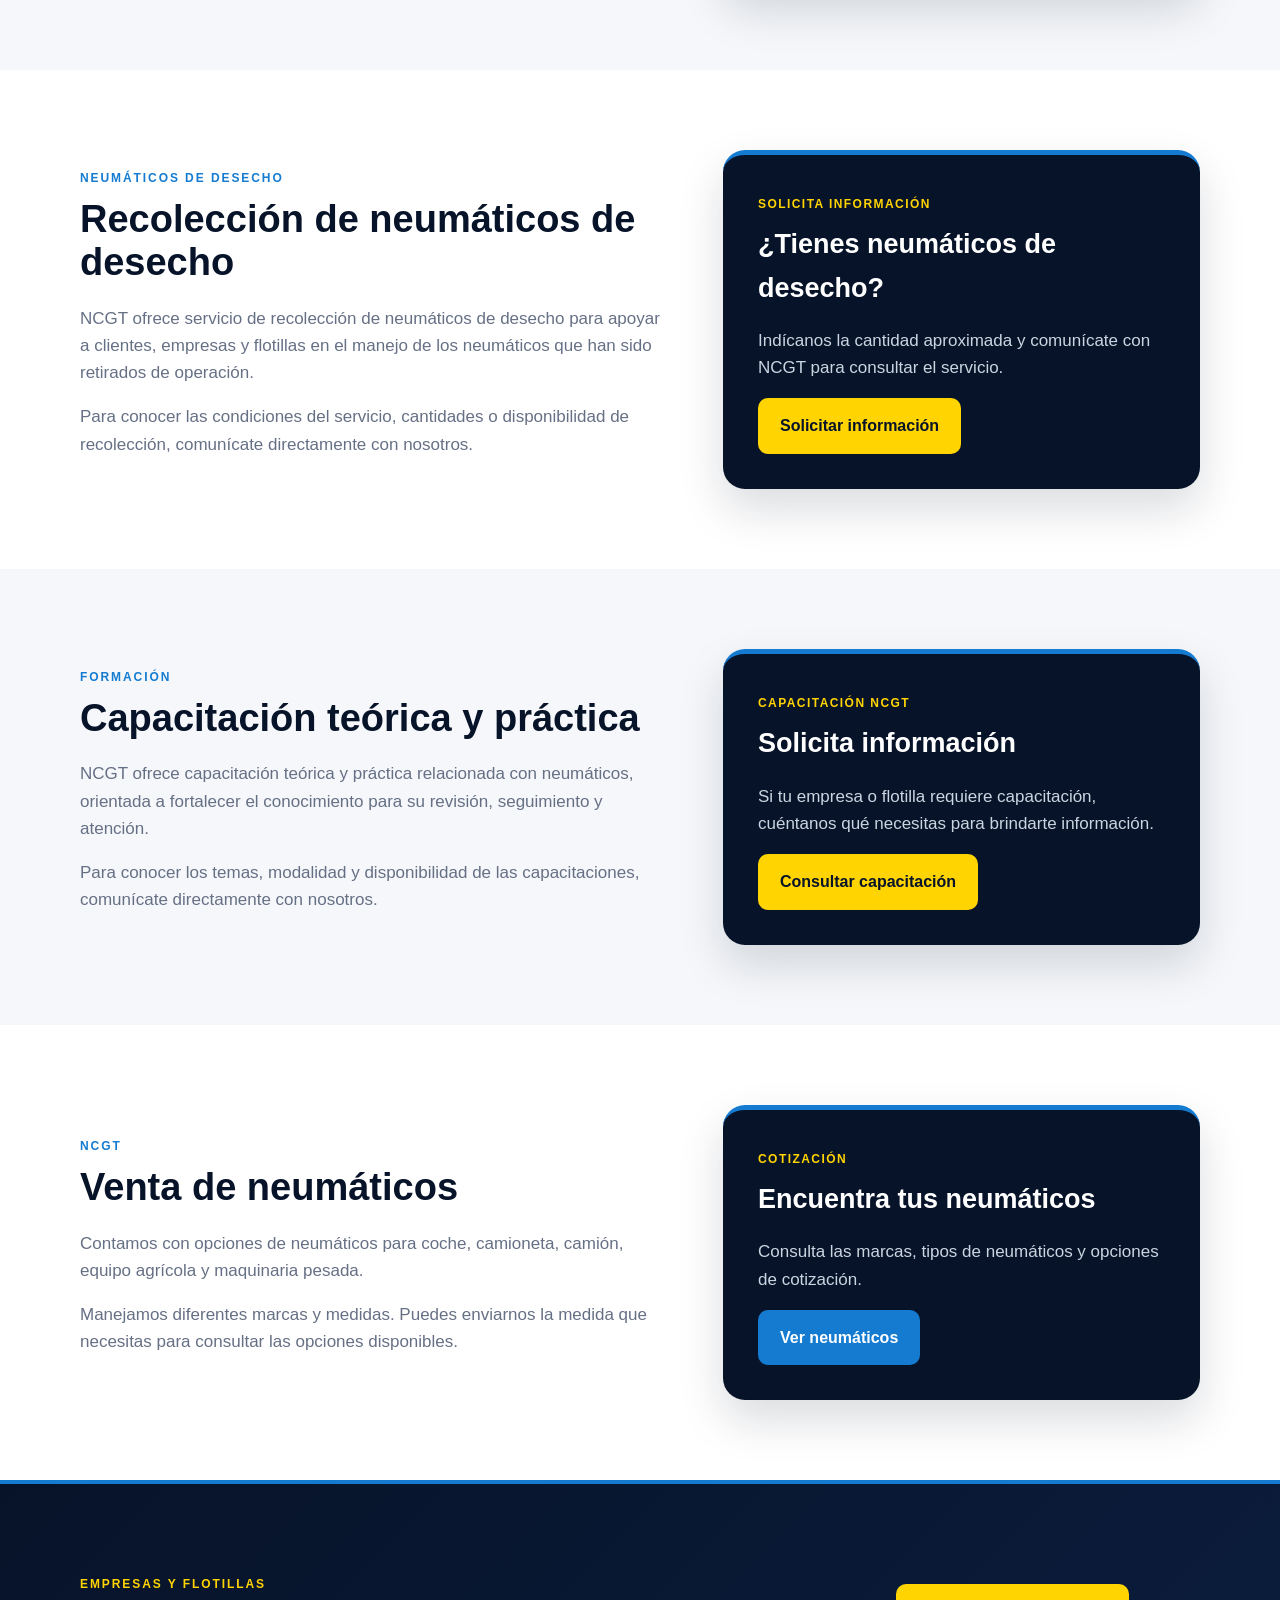
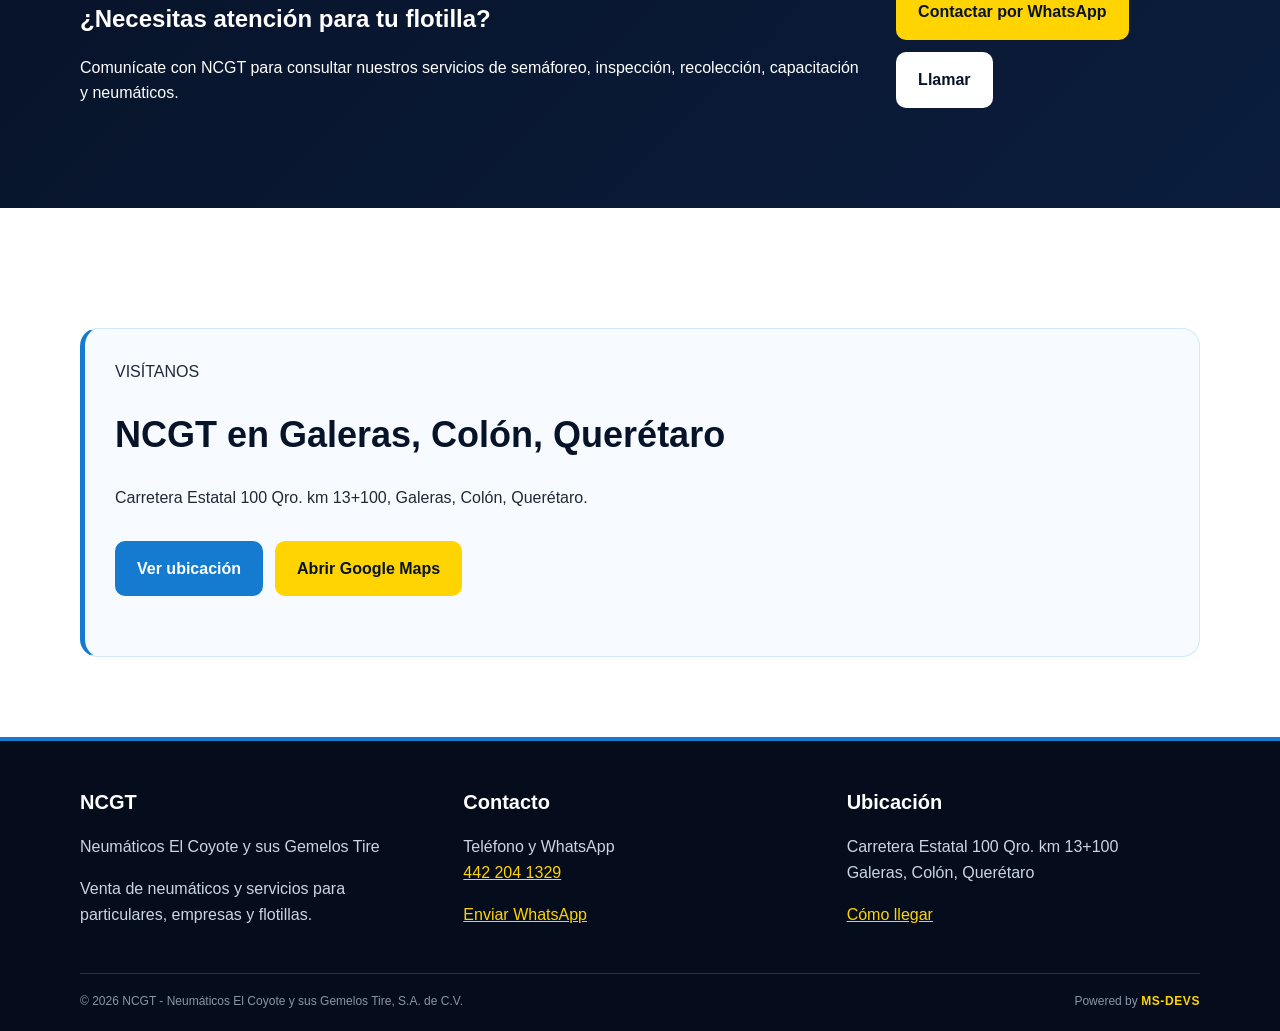
<file: servicios.html>
<!DOCTYPE html>
<html lang="es-MX">

<head>

    <meta charset="UTF-8">

    <meta name="viewport" content="width=device-width, initial-scale=1.0">

    <title>
        Servicios para neumáticos y flotillas | NCGT Querétaro
    </title>

    <meta name="description"
        content="Servicios para neumáticos y flotillas en Galeras, Colón, Querétaro: semáforeo, inspección de flotilla, recolección de neumáticos de desecho y capacitación.">

    <meta name="robots" content="index, follow">

    <link rel="stylesheet" href="assets/css/styles.css">

</head>


<body>


    <!-- ========================================
     HEADER
========================================= -->

    <header>

        <div class="container nav">

            <a class="brand" href="index.html" aria-label="NCGT - Inicio">

                <img src="assets/img/logo-ncgt.jpeg" alt="NCGT Neumáticos El Coyote" class="brand-logo">

                <span>
                    <strong>NCGT</strong>
                    <small>
                        Neumáticos El Coyote y sus Gemelos
                    </small>
                </span>

            </a>


            <button class="menu" aria-label="Abrir menú" aria-expanded="false">
                ☰
            </button>


            <nav>

                <a href="index.html">
                    Inicio
                </a>

                <a href="neumaticos.html">
                    Neumáticos
                </a>

                <a href="servicios.html" class="active">
                    Servicios
                </a>

                <a href="nosotros.html">
                    Nosotros
                </a>

                <a href="contacto.html">
                    Contacto
                </a>

            </nav>

        </div>

    </header>



    <main>


        <!-- ========================================
     ENCABEZADO DE PÁGINA
========================================= -->

        <section class="page">

            <div class="container">

                <label>
                    SERVICIOS NCGT
                </label>

                <h1>
                    Servicios para neumáticos y flotillas
                </h1>

                <p>
                    Soluciones orientadas al control, seguimiento
                    y mantenimiento preventivo de neumáticos para
                    particulares, empresas y flotillas.
                </p>


                <div class="actions">

                    <a class="btn primary"
                        href="https://wa.me/524422041329?text=Hola%20NCGT%2C%20quiero%20informaci%C3%B3n%20sobre%20sus%20servicios."
                        target="_blank" rel="noopener">
                        Solicitar información
                    </a>

                    <a class="btn outline" href="tel:+524422041329">
                        Llamar
                    </a>

                </div>

            </div>

        </section>



        <!-- ========================================
     RESUMEN DE SERVICIOS
========================================= -->

        <section class="section">

            <div class="container">

                <label>
                    NUESTROS SERVICIOS
                </label>

                <h2>
                    Atención especializada para tus neumáticos
                </h2>

                <p class="section-intro">
                    Además de la venta de neumáticos, NCGT ofrece
                    servicios de seguimiento y atención para apoyar
                    el control de los neumáticos de vehículos y
                    flotillas.
                </p>


                <div class="cards">


                    <article>

                        <i>01</i>

                        <h3>
                            Semáforeo
                        </h3>

                        <p>
                            Clasificación del estado de los neumáticos
                            mediante un código de colores para facilitar
                            su control y seguimiento.
                        </p>

                        <a href="#semaforeo">
                            Conocer más →
                        </a>

                    </article>



                    <article>

                        <i>02</i>

                        <h3>
                            Inspección de flotilla
                        </h3>

                        <p>
                            Revisión de neumáticos de las unidades para
                            apoyar su seguimiento y mantenimiento
                            preventivo.
                        </p>

                        <a href="#flotillas">
                            Conocer más →
                        </a>

                    </article>



                    <article>

                        <i>03</i>

                        <h3>
                            Recolección
                        </h3>

                        <p>
                            Servicio de recolección de neumáticos de
                            desecho generado por vehículos y flotillas.
                        </p>

                        <a href="#recoleccion">
                            Conocer más →
                        </a>

                    </article>



                    <article>

                        <i>04</i>

                        <h3>
                            Capacitación
                        </h3>

                        <p>
                            Capacitación teórica y práctica relacionada
                            con neumáticos y su atención.
                        </p>

                        <a href="#capacitacion">
                            Conocer más →
                        </a>

                    </article>



                    <article>

                        <i>05</i>

                        <h3>
                            Venta de neumáticos
                        </h3>

                        <p>
                            Opciones para coche, camioneta, camión,
                            equipo agrícola y maquinaria pesada.
                        </p>

                        <a href="#venta-neumaticos">
                            Conocer más →
                        </a>

                    </article>


                </div>

            </div>

        </section>



        <!-- ========================================
     SEMÁFOREO
========================================= -->

        <section class="service-detail" id="semaforeo">

            <div class="container">

                <div class="service-detail-grid">

                    <div>

                        <label>
                            CONTROL PREVENTIVO
                        </label>

                        <h2>
                            Semáforeo de neumáticos
                        </h2>

                        <p>
                            El semáforeo es una técnica de control y
                            mantenimiento preventivo que permite clasificar
                            el estado de los neumáticos de un vehículo o
                            flotilla mediante un código de colores.
                        </p>

                        <p>
                            Este sistema facilita la identificación del
                            estado de los neumáticos y permite detectar
                            oportunamente aquellos que requieren seguimiento
                            o atención.
                        </p>

                        <p>
                            Su aplicación ayuda a organizar el mantenimiento
                            y a planificar los cambios de neumáticos de una
                            forma más ordenada.
                        </p>

                    </div>


                    <div class="traffic-card">

                        <h3>
                            Clasificación por colores
                        </h3>


                        <div class="traffic-item green">

                            <span class="traffic-light"></span>

                            <div>
                                <strong>Verde</strong>

                                <p>
                                    Neumático en condición adecuada para
                                    continuar en operación.
                                </p>
                            </div>

                        </div>


                        <div class="traffic-item yellow">

                            <span class="traffic-light"></span>

                            <div>
                                <strong>Amarillo</strong>

                                <p>
                                    Requiere seguimiento y revisión de su
                                    condición o desgaste.
                                </p>
                            </div>

                        </div>


                        <div class="traffic-item red">

                            <span class="traffic-light"></span>

                            <div>
                                <strong>Rojo</strong>

                                <p>
                                    Requiere atención prioritaria de acuerdo
                                    con la condición detectada.
                                </p>
                            </div>

                        </div>

                    </div>

                </div>

            </div>

        </section>



        <!-- ========================================
     BENEFICIOS DEL SEMÁFOREO
========================================= -->

        <section class="section">

            <div class="container">

                <label>
                    SEGUIMIENTO
                </label>

                <h2>
                    ¿Para qué sirve el semáforeo?
                </h2>


                <div class="cards">


                    <article>

                        <i>01</i>

                        <h3>
                            Detectar desgaste
                        </h3>

                        <p>
                            Facilita la identificación de neumáticos que
                            requieren mayor seguimiento debido a su
                            condición o desgaste.
                        </p>

                    </article>


                    <article>

                        <i>02</i>

                        <h3>
                            Programar cambios
                        </h3>

                        <p>
                            Permite anticipar necesidades de atención y
                            organizar de mejor manera los cambios de
                            neumáticos.
                        </p>

                    </article>


                    <article>

                        <i>03</i>

                        <h3>
                            Control de flotilla
                        </h3>

                        <p>
                            Proporciona una referencia visual sencilla
                            para dar seguimiento al estado de los
                            neumáticos de las unidades.
                        </p>

                    </article>


                </div>

            </div>

        </section>



        <!-- ========================================
     INSPECCIÓN DE FLOTILLA
========================================= -->

        <section class="service-detail alternate" id="flotillas">

            <div class="container">

                <div class="service-detail-grid">

                    <div>

                        <label>
                            EMPRESAS Y FLOTILLAS
                        </label>

                        <h2>
                            Inspección de flotilla
                        </h2>

                        <p>
                            La inspección de flotilla permite realizar
                            seguimiento al estado de los neumáticos de
                            las diferentes unidades de una empresa.
                        </p>

                        <p>
                            Mediante la revisión periódica es posible
                            identificar condiciones que requieren
                            seguimiento y apoyar la programación del
                            mantenimiento de los neumáticos.
                        </p>

                    </div>


                    <div class="service-info-card">

                        <span>
                            SERVICIO PARA FLOTILLAS
                        </span>

                        <h3>
                            Seguimiento de tus unidades
                        </h3>

                        <p>
                            Consulta con NCGT las opciones disponibles
                            para la inspección y seguimiento de los
                            neumáticos de tu flotilla.
                        </p>


                        <a class="btn primary"
                            href="https://wa.me/524422041329?text=Hola%20NCGT%2C%20quiero%20informaci%C3%B3n%20sobre%20el%20servicio%20de%20inspecci%C3%B3n%20de%20flotilla."
                            target="_blank" rel="noopener">
                            Consultar por WhatsApp
                        </a>

                    </div>

                </div>

            </div>

        </section>



        <!-- ========================================
     RECOLECCIÓN
========================================= -->

        <section class="service-detail" id="recoleccion">

            <div class="container">

                <div class="service-detail-grid">

                    <div>

                        <label>
                            NEUMÁTICOS DE DESECHO
                        </label>

                        <h2>
                            Recolección de neumáticos de desecho
                        </h2>

                        <p>
                            NCGT ofrece servicio de recolección de
                            neumáticos de desecho para apoyar a clientes,
                            empresas y flotillas en el manejo de los
                            neumáticos que han sido retirados de operación.
                        </p>

                        <p>
                            Para conocer las condiciones del servicio,
                            cantidades o disponibilidad de recolección,
                            comunícate directamente con nosotros.
                        </p>

                    </div>


                    <div class="service-info-card">

                        <span>
                            SOLICITA INFORMACIÓN
                        </span>

                        <h3>
                            ¿Tienes neumáticos de desecho?
                        </h3>

                        <p>
                            Indícanos la cantidad aproximada y comunícate
                            con NCGT para consultar el servicio.
                        </p>


                        <a class="btn primary"
                            href="https://wa.me/524422041329?text=Hola%20NCGT%2C%20quiero%20informaci%C3%B3n%20sobre%20la%20recolecci%C3%B3n%20de%20neum%C3%A1ticos%20de%20desecho."
                            target="_blank" rel="noopener">
                            Solicitar información
                        </a>

                    </div>

                </div>

            </div>

        </section>



        <!-- ========================================
     CAPACITACIÓN
========================================= -->

        <section class="service-detail alternate" id="capacitacion">

            <div class="container">

                <div class="service-detail-grid">

                    <div>

                        <label>
                            FORMACIÓN
                        </label>

                        <h2>
                            Capacitación teórica y práctica
                        </h2>

                        <p>
                            NCGT ofrece capacitación teórica y práctica
                            relacionada con neumáticos, orientada a
                            fortalecer el conocimiento para su revisión,
                            seguimiento y atención.
                        </p>

                        <p>
                            Para conocer los temas, modalidad y
                            disponibilidad de las capacitaciones,
                            comunícate directamente con nosotros.
                        </p>

                    </div>


                    <div class="service-info-card">

                        <span>
                            CAPACITACIÓN NCGT
                        </span>

                        <h3>
                            Solicita información
                        </h3>

                        <p>
                            Si tu empresa o flotilla requiere capacitación,
                            cuéntanos qué necesitas para brindarte
                            información.
                        </p>


                        <a class="btn primary"
                            href="https://wa.me/524422041329?text=Hola%20NCGT%2C%20quiero%20informaci%C3%B3n%20sobre%20la%20capacitaci%C3%B3n%20te%C3%B3rica%20y%20pr%C3%A1ctica."
                            target="_blank" rel="noopener">
                            Consultar capacitación
                        </a>

                    </div>

                </div>

            </div>

        </section>



        <!-- ========================================
     VENTA DE NEUMÁTICOS
========================================= -->

        <section class="service-detail" id="venta-neumaticos">

            <div class="container">

                <div class="service-detail-grid">

                    <div>

                        <label>
                            NCGT
                        </label>

                        <h2>
                            Venta de neumáticos
                        </h2>

                        <p>
                            Contamos con opciones de neumáticos para
                            coche, camioneta, camión, equipo agrícola
                            y maquinaria pesada.
                        </p>

                        <p>
                            Manejamos diferentes marcas y medidas.
                            Puedes enviarnos la medida que necesitas
                            para consultar las opciones disponibles.
                        </p>

                    </div>


                    <div class="service-info-card">

                        <span>
                            COTIZACIÓN
                        </span>

                        <h3>
                            Encuentra tus neumáticos
                        </h3>

                        <p>
                            Consulta las marcas, tipos de neumáticos
                            y opciones de cotización.
                        </p>


                        <a class="btn blue" href="neumaticos.html">
                            Ver neumáticos
                        </a>

                    </div>

                </div>

            </div>

        </section>



        <!-- ========================================
     CTA EMPRESAS
========================================= -->

        <section class="dark">

            <div class="container cta">

                <div>

                    <label>
                        EMPRESAS Y FLOTILLAS
                    </label>

                    <h2>
                        ¿Necesitas atención para tu flotilla?
                    </h2>

                    <p>
                        Comunícate con NCGT para consultar nuestros
                        servicios de semáforeo, inspección, recolección,
                        capacitación y neumáticos.
                    </p>

                </div>


                <div class="actions">

                    <a class="btn primary"
                        href="https://wa.me/524422041329?text=Hola%20NCGT%2C%20quiero%20informaci%C3%B3n%20sobre%20los%20servicios%20para%20mi%20flotilla."
                        target="_blank" rel="noopener">
                        Contactar por WhatsApp
                    </a>

                    <a class="btn light" href="tel:+524422041329">
                        Llamar
                    </a>

                </div>

            </div>

        </section>



        <!-- ========================================
     UBICACIÓN
========================================= -->

        <section class="section">

            <div class="container">

                <div class="box">

                    <label>
                        VISÍTANOS
                    </label>

                    <h2>
                        NCGT en Galeras, Colón, Querétaro
                    </h2>

                    <p>
                        Carretera Estatal 100 Qro. km 13+100,
                        Galeras, Colón, Querétaro.
                    </p>


                    <div class="actions">

                        <a class="btn blue" href="contacto.html">
                            Ver ubicación
                        </a>

                        <a class="btn primary" href="https://maps.app.goo.gl/eABoAPggVpz8Adeb8" target="_blank"
                            rel="noopener">
                            Abrir Google Maps
                        </a>

                    </div>

                </div>

            </div>

        </section>


    </main>



    <!-- ========================================
     FOOTER
========================================= -->

    <footer>

        <div class="container foot">


            <div>

                <b>NCGT</b>

                <p>
                    Neumáticos El Coyote y sus Gemelos Tire
                </p>

                <p>
                    Venta de neumáticos y servicios para
                    particulares, empresas y flotillas.
                </p>

            </div>


            <div>

                <b>Contacto</b>

                <p>
                    Teléfono y WhatsApp
                    <br>

                    <a href="tel:+524422041329">
                        442 204 1329
                    </a>
                </p>

                <p>
                    <a href="https://wa.me/524422041329" target="_blank" rel="noopener">
                        Enviar WhatsApp
                    </a>
                </p>

            </div>


            <div>

                <b>Ubicación</b>

                <p>
                    Carretera Estatal 100 Qro. km 13+100
                    <br>
                    Galeras, Colón, Querétaro
                </p>

                <p>
                    <a href="contacto.html">
                        Cómo llegar
                    </a>
                </p>

            </div>


        </div>


        <div class="container bottom">
            <span>
                © <span id="year"></span>
                NCGT - Neumáticos El Coyote y sus Gemelos Tire, S.A. de C.V.
            </span>

            <span class="powered">
                Powered by <strong>MS-DEVS</strong>
            </span>
        </div>

    </footer>


    <script src="assets/js/main.js"></script>


</body>

</html>
</file>
<file: assets/css/styles.css>
* {
    box-sizing: border-box;
}

:root {
    --dark: #071329;
    --dark-2: #0b1d3d;

    --blue: #147bd1;
    --blue-light: #22a7e8;

    --accent: #ffd400;
    --accent-dark: #eabf00;

    --text: #1f2937;
    --muted: #667085;

    --border: #e5e7eb;
    --light: #f5f7fa;
}

html {
    scroll-behavior: smooth;
}

body {
    margin: 0;
    font-family: Arial, Helvetica, sans-serif;
    color: var(--text);
    line-height: 1.6;
    background: #fff;
}

a {
    color: inherit;
}

.container {
    width: min(1120px, 92%);
    margin: auto;
}


/* ========================================
   HEADER
======================================== */

header {
    position: sticky;
    top: 0;
    z-index: 10;
    background: #fff;
    border-bottom: 1px solid var(--border);
    box-shadow: 0 2px 12px rgba(0, 0, 0, .05);
}

.nav {
    min-height: 82px;
    display: flex;
    align-items: center;
    justify-content: space-between;
}

.brand {
    display: flex;
    align-items: center;
    gap: 12px;
    text-decoration: none;
}

.brand-logo {
    width: 58px;
    height: 58px;
    object-fit: contain;
    border-radius: 8px;
}

.brand strong {
    display: block;
    color: var(--dark);
    font-size: 21px;
    line-height: 1.1;
}

.brand small {
    display: block;
    color: var(--muted);
    font-size: 10px;
    margin-top: 3px;
}

.nav nav {
    display: flex;
    gap: 25px;
}

.nav nav a {
    text-decoration: none;
    font-weight: bold;
    font-size: 14px;
    padding: 29px 0 26px;
    border-bottom: 3px solid transparent;
    transition: .2s;
}

.nav nav a:hover,
.nav nav a.active {
    color: var(--blue);
    border-color: var(--accent);
}

.menu {
    display: none;
    border: 0;
    background: none;
    font-size: 25px;
    cursor: pointer;
}


/* ========================================
   HERO
======================================== */

.hero {
    position: relative;
    overflow: hidden;

    background:
        radial-gradient(circle at 85% 40%,
            rgba(20, 123, 209, .32),
            transparent 30%),
        linear-gradient(135deg,
            var(--dark),
            var(--dark-2));

    color: white;
    padding: 90px 0;
}

.hero::after {
    content: "";
    position: absolute;
    width: 450px;
    height: 450px;
    right: -180px;
    bottom: -260px;
    border: 70px solid rgba(34, 167, 232, .08);
    border-radius: 50%;
}

.hero-grid {
    position: relative;
    z-index: 1;

    display: grid;
    grid-template-columns: 1.25fr .75fr;
    gap: 60px;
    align-items: center;
}

.hero h1,
.page h1 {
    font-size: clamp(40px, 6vw, 64px);
    line-height: 1.05;
    margin: 5px 0 20px;
}

.hero p {
    font-size: 19px;
    color: #d6dae1;
    max-width: 650px;
}

.hero label,
.page label,
.section>div>label,
.dark label {
    color: var(--accent);
    font-size: 12px;
    font-weight: 800;
    letter-spacing: .16em;
}


/* ========================================
   BOTONES
======================================== */

.actions {
    display: flex;
    gap: 12px;
    margin: 30px 0;
    flex-wrap: wrap;
}

.btn {
    display: inline-block;
    padding: 13px 20px;
    border-radius: 10px;

    text-decoration: none;
    font-weight: 800;

    border: 2px solid transparent;

    transition:
        transform .2s,
        background .2s,
        border-color .2s;
}

.btn:hover {
    transform: translateY(-2px);
}

.primary {
    background: var(--accent);
    color: var(--dark);
}

.primary:hover {
    background: var(--accent-dark);
}

.outline {
    border-color: var(--blue-light);
    color: #fff;
}

.outline:hover {
    background: var(--blue);
    border-color: var(--blue);
}

.light {
    background: #fff;
    color: var(--dark);
}

.light:hover {
    background: var(--accent);
}


/* ========================================
   TARJETA HERO
======================================== */

.hero-card {
    background: #fff;
    color: var(--text);

    border-radius: 24px;
    padding: 40px;

    border-top: 5px solid var(--blue);

    box-shadow:
        0 25px 60px rgba(0, 0, 0, .35);
}


.hero-logo {
    display: block;
    width: min(240px, 90%);
    height: auto;
    margin: 0 auto 15px;
    border-radius: 18px;
}

.hero-card h2 {
    text-align: center;
    font-size: 36px;
    margin: 10px;
    color: var(--dark);
}

.hero-card p {
    text-align: center;
    color: var(--muted);
}

.hero-card strong {
    display: block;
    margin: 10px 0;
}


/* ========================================
   FRANJA INFORMATIVA
======================================== */

.strip {
    background: var(--light);
    border-bottom: 1px solid var(--border);
}

.strip-grid {
    display: grid;
    grid-template-columns: repeat(3, 1fr);

    padding: 25px 0;
    gap: 20px;
}

.strip-grid div {
    display: grid;
}

.strip-grid b {
    color: var(--dark);
}

.strip-grid span,
.muted {
    color: var(--muted);
}


/* ========================================
   SECCIONES
======================================== */

.section {
    padding: 80px 0;
}

.section h2 {
    font-size: 36px;
    line-height: 1.15;
    color: var(--dark);
}


/* ========================================
   TARJETAS
======================================== */

.cards {
    display: grid;
    grid-template-columns: repeat(3, 1fr);
    gap: 22px;
    margin-top: 30px;
}

.cards article {
    padding: 30px;

    border: 1px solid var(--border);
    border-radius: 18px;

    background: #fff;

    transition:
        transform .2s,
        box-shadow .2s,
        border-color .2s;
}

.cards article:hover {
    transform: translateY(-4px);

    border-color: #cbd5e1;

    box-shadow:
        0 15px 35px rgba(7, 19, 41, .08);
}

.cards i {
    font-size: 35px;
    color: var(--blue);
    font-style: normal;
    font-weight: bold;
}

.cards h3 {
    font-size: 21px;
    color: var(--dark);
}

.cards p {
    color: var(--muted);
}

.cards a {
    font-weight: bold;
    text-decoration: none;
    color: var(--blue);
}

.cards a:hover {
    text-decoration: underline;
}


/* ========================================
   SECCIONES OSCURAS
======================================== */

.dark {
    background:
        linear-gradient(135deg,
            var(--dark),
            var(--dark-2));

    color: white;
    padding: 70px 0;

    border-top: 4px solid var(--blue);
}

.cta {
    display: flex;
    align-items: center;
    justify-content: space-between;
    gap: 30px;
}

.cta h2 {
    margin: 5px 0;
    color: #fff;
}


/* ========================================
   ENCABEZADOS INTERNOS
======================================== */

.page {
    padding: 75px 0;

    background:
        radial-gradient(circle at 90% 50%,
            rgba(20, 123, 209, .30),
            transparent 25%),
        linear-gradient(135deg,
            var(--dark),
            var(--dark-2));

    color: white;

    border-bottom: 4px solid var(--blue);
}

.page p {
    font-size: 18px;
    color: #cbd5e1;
    max-width: 720px;
}


/* ========================================
   CAJAS
======================================== */

.box {
    margin-top: 40px;
    padding: 30px;

    border-radius: 18px;

    background: #f7fbff;

    border:
        1px solid #cfe8fa;

    border-left:
        5px solid var(--blue);
}

.box h2,
.box h3 {
    color: var(--dark);
}


/* ========================================
   SERVICIOS
======================================== */

.services {
    display: grid;
    gap: 10px;
}

.services article {
    display: grid;
    grid-template-columns: 70px 1fr;

    gap: 25px;

    padding: 28px;

    border-bottom:
        1px solid var(--border);
}

.services article>b {
    color: var(--blue);
    font-size: 24px;
}

.services h2 {
    margin: 0;
    font-size: 25px;
}

.services article:target {
    background: #f5faff;

    border-left:
        4px solid var(--accent);
}


/* ========================================
   NOSOTROS
======================================== */

.narrow {
    max-width: 820px;
}


/* ========================================
   CONTACTO
======================================== */

.contact {
    display: grid;
    grid-template-columns: 1fr 1fr;
    gap: 35px;
}


/* ========================================
   FOOTER
======================================== */

footer {
    background: #050d1c;
    color: #cbd5e1;

    padding: 45px 0 20px;

    border-top:
        4px solid var(--blue);
}

.foot {
    display: grid;
    grid-template-columns: 1fr 1fr 1fr;
    gap: 30px;
}

.foot b {
    color: #fff;
    font-size: 20px;
}

.foot a {
    color: var(--accent);
}

.bottom {
    display: flex;
    align-items: center;
    justify-content: space-between;
    gap: 20px;

    border-top: 1px solid #273244;

    margin-top: 30px;
    padding-top: 18px;

    font-size: 12px;
    color: #8995a8;
}

.powered {
    white-space: nowrap;
}

.powered strong {
    color: var(--accent);
    letter-spacing: .05em;
}

/* ========================================
   CONTACTO
======================================== */

.contact-card {
    margin-top: 25px;
    padding: 30px;

    background: var(--dark);
    color: #fff;

    border-radius: 20px;
    border-top: 5px solid var(--blue);

    box-shadow:
        0 18px 40px rgba(7, 19, 41, .12);
}

.contact-card>span {
    display: block;

    color: var(--accent);

    font-size: 12px;
    font-weight: 800;

    letter-spacing: .12em;
}

.contact-phone {
    display: inline-block;

    margin: 8px 0;

    color: #fff;

    font-size: clamp(30px, 4vw, 42px);
    line-height: 1.1;

    font-weight: 800;
    text-decoration: none;
}

.contact-phone:hover {
    color: var(--accent);
}

.contact-card p {
    color: #cbd5e1;
}

.contact-options {
    margin-top: 30px;
    padding: 25px;

    background: var(--light);

    border-radius: 18px;
    border-left: 5px solid var(--blue);
}

.contact-options h3 {
    margin-top: 0;
    color: var(--dark);
}

.contact-options ul {
    margin-bottom: 0;
    padding-left: 22px;
}

.contact-options li {
    margin: 8px 0;
    color: var(--muted);
}


/* ========================================
   RESPONSIVE
======================================== */

@media (max-width: 800px) {

    .nav {
        min-height: 72px;
    }

    .brand-logo {
        width: 50px;
        height: 50px;
    }

    .brand strong {
        font-size: 18px;
    }

    .brand small {
        max-width: 190px;
        line-height: 1.2;
    }

    .nav nav {
        display: none;

        position: absolute;
        top: 72px;
        left: 0;
        right: 0;

        background: #fff;

        padding: 10px 4%;

        flex-direction: column;
        gap: 0;

        box-shadow:
            0 10px 20px rgba(0, 0, 0, .08);
    }

    .nav nav.open {
        display: flex;
    }

    .nav nav a {
        padding: 12px 0;
    }

    .menu {
        display: block;
    }

    .hero {
        padding: 60px 0;
    }

    .hero-grid,
    .contact {
        grid-template-columns: 1fr;
    }

    .cards,
    .strip-grid,
    .foot {
        grid-template-columns: 1fr;
    }

    .section {
        padding: 60px 0;
    }

    .cta {
        display: grid;
        gap: 25px;
    }

    .services article {
        grid-template-columns: 45px 1fr;
        gap: 15px;
        padding: 25px 10px;
    }

    .about-grid {
        grid-template-columns: 1fr;
        gap: 35px;
    }

    .about-photo img {
        min-height: auto;
    }

    .tire-grid {
        grid-template-columns: repeat(2, 1fr);
    }

    .quote-box {
        display: grid;
    }

    .brand-grid {
        grid-template-columns: repeat(2, 1fr);
    }

    .brands-contact {
        display: grid;
    }

    .service-detail-grid {
        grid-template-columns: 1fr;
        gap: 35px;
    }

    .service-detail {
        padding: 60px 0;
    }

}


@media (max-width: 500px) {

    .brand small {
        display: none;
    }

    .hero h1,
    .page h1 {
        font-size: 38px;
    }

    .hero-card {
        padding: 28px;
    }

    .actions {
        display: grid;
    }

    .btn {
        text-align: center;
    }

    .tire-grid {
        grid-template-columns: 1fr;
    }

    .brand-grid {
        grid-template-columns: 1fr;
    }

    .bottom {
        flex-direction: column;
        text-align: center;
        gap: 6px;
    }

    .powered {
        white-space: normal;
    }

}

.call {
    background: var(--blue);
    color: #fff;
}

.call:hover {
    background: var(--dark-2);
}

.hero-contact {
    margin-top: 22px;
    padding-top: 18px;
    border-top: 1px solid var(--border);
    text-align: center;
}

.hero-contact span {
    display: block;
    color: var(--muted);
    font-size: 12px;
    font-weight: bold;
    text-transform: uppercase;
    letter-spacing: .08em;
}

.hero-contact a {
    display: inline-block;
    margin-top: 4px;
    color: var(--blue);
    font-size: 24px;
    font-weight: 800;
    text-decoration: none;
}

.hero-contact a:hover {
    text-decoration: underline;
}

/* ========================================
   FOTOGRAFÍA DE UBICACIÓN
======================================== */

.location-photo {
    margin: 25px 0;
}

.location-photo img {
    display: block;
    width: 100%;
    max-height: 480px;
    object-fit: cover;
    object-position: center;
    border-radius: 18px;
    box-shadow: 0 15px 35px rgba(7, 19, 41, .15);
}

.location-photo figcaption {
    margin-top: 8px;
    color: var(--muted);
    font-size: 13px;
}

/* ========================================
   NOSOTROS - INSTALACIONES
======================================== */

.about-grid {
    display: grid;
    grid-template-columns: 1fr 1fr;
    gap: 55px;
    align-items: center;
}

.about-content h2 {
    margin-top: 8px;
    font-size: 38px;
    line-height: 1.15;
    color: var(--dark);
}

.about-content p {
    color: var(--muted);
    font-size: 17px;
}

.about-photo {
    margin: 0;
}

.about-photo img {
    display: block;
    width: 100%;
    min-height: 380px;
    object-fit: cover;
    border-radius: 22px;
    box-shadow: 0 20px 45px rgba(7, 19, 41, .18);
}

.about-photo figcaption {
    margin-top: 8px;
    color: var(--muted);
    font-size: 13px;
}

.blue {
    background: var(--blue);
    color: #fff;
}

.blue:hover {
    background: var(--dark-2);
}

/* ========================================
   TIPOS DE NEUMÁTICOS
======================================== */

.section-intro {
    max-width: 720px;
    color: var(--muted);
    font-size: 17px;
}

.tire-grid {
    display: grid;
    grid-template-columns: repeat(3, 1fr);
    gap: 22px;
    margin-top: 35px;
}

.tire-card {
    position: relative;
    padding: 30px;
    overflow: hidden;

    background: #fff;

    border: 1px solid var(--border);
    border-radius: 20px;

    transition:
        transform .2s,
        box-shadow .2s,
        border-color .2s;
}

.tire-card::before {
    content: "";
    position: absolute;

    top: 0;
    left: 0;

    width: 100%;
    height: 4px;

    background: linear-gradient(90deg,
            var(--blue),
            var(--blue-light),
            var(--accent));
}

.tire-card:hover {
    transform: translateY(-5px);

    border-color: #cbd5e1;

    box-shadow:
        0 18px 40px rgba(7, 19, 41, .10);
}

.tire-icon {
    font-size: 40px;
    margin-bottom: 12px;
}

.tire-card h3 {
    margin: 5px 0 10px;
    color: var(--dark);
    font-size: 23px;
}

.tire-card p {
    color: var(--muted);
}

.tire-card a {
    display: inline-block;

    margin-top: 10px;

    color: var(--blue);

    font-weight: 800;
    text-decoration: none;
}

.tire-card a:hover {
    text-decoration: underline;
}

.quote-box {
    display: flex;
    align-items: center;
    justify-content: space-between;
    gap: 35px;

    margin-top: 35px;
    padding: 30px;

    background: var(--dark);
    color: #fff;

    border-radius: 20px;
    border-left: 5px solid var(--accent);
}

.quote-box span {
    color: var(--accent);

    font-size: 12px;
    font-weight: 800;

    letter-spacing: .1em;
    text-transform: uppercase;
}

.quote-box h3 {
    margin: 5px 0;
    font-size: 25px;
}

.quote-box p {
    margin: 5px 0;
    color: #cbd5e1;
}

/* ========================================
   MARCAS DE NEUMÁTICOS
======================================== */

.brands-section {
    padding: 75px 0;
    background: var(--light);
    border-top: 1px solid var(--border);
    border-bottom: 1px solid var(--border);
}

.brands-heading {
    max-width: 760px;
}

.brands-heading label {
    color: var(--blue);
    font-size: 12px;
    font-weight: 800;
    letter-spacing: .16em;
}

.brands-heading h2 {
    margin: 8px 0 15px;
    color: var(--dark);
    font-size: 36px;
    line-height: 1.15;
}

.brands-heading p {
    color: var(--muted);
    font-size: 17px;
}

.brand-grid {
    display: grid;
    grid-template-columns: repeat(3, 1fr);
    gap: 15px;
    margin-top: 35px;
}

.brand-item {
    display: grid;
    place-items: center;

    min-height: 85px;
    padding: 18px;

    background: #fff;

    border: 1px solid var(--border);
    border-radius: 14px;

    color: var(--dark);

    font-size: 18px;
    font-weight: 800;
    text-align: center;

    transition:
        transform .2s,
        border-color .2s,
        box-shadow .2s;
}

.brand-item:hover {
    transform: translateY(-3px);
    border-color: var(--blue);

    box-shadow:
        0 12px 25px rgba(7, 19, 41, .08);
}

.brands-contact {
    display: flex;
    align-items: center;
    justify-content: space-between;
    gap: 30px;

    margin-top: 30px;
    padding: 25px 30px;

    background: #fff;

    border-radius: 16px;
    border-left: 5px solid var(--accent);
}

.brands-contact p {
    margin: 0;
}

/* ========================================
   DETALLE DE SERVICIOS
======================================== */

.service-detail {
    padding: 80px 0;
    scroll-margin-top: 100px;
}

.service-detail.alternate {
    background: var(--light);
}

.service-detail-grid {
    display: grid;
    grid-template-columns: 1.1fr .9fr;
    gap: 60px;
    align-items: center;
}

.service-detail label {
    color: var(--blue);
    font-size: 12px;
    font-weight: 800;
    letter-spacing: .16em;
}

.service-detail h2 {
    margin: 8px 0 20px;
    color: var(--dark);
    font-size: 38px;
    line-height: 1.15;
}

.service-detail p {
    color: var(--muted);
    font-size: 17px;
}


/* ========================================
   TARJETA DE INFORMACIÓN
======================================== */

.service-info-card {
    padding: 35px;

    background: var(--dark);
    color: #fff;

    border-radius: 22px;
    border-top: 5px solid var(--blue);

    box-shadow:
        0 20px 45px rgba(7, 19, 41, .15);
}

.service-info-card span {
    color: var(--accent);

    font-size: 12px;
    font-weight: 800;

    letter-spacing: .12em;
}

.service-info-card h3 {
    margin: 8px 0 12px;

    color: #fff;
    font-size: 27px;
}

.service-info-card p {
    color: #cbd5e1;
}


/* ========================================
   SEMÁFORO
======================================== */

.traffic-card {
    padding: 35px;

    background: #fff;

    border: 1px solid var(--border);
    border-radius: 22px;

    box-shadow:
        0 20px 45px rgba(7, 19, 41, .10);
}

.traffic-card h3 {
    margin-top: 0;
    margin-bottom: 25px;

    color: var(--dark);
    font-size: 26px;
}

.traffic-item {
    display: grid;
    grid-template-columns: 38px 1fr;
    gap: 16px;
    align-items: start;

    padding: 18px 0;

    border-bottom: 1px solid var(--border);
}

.traffic-item:last-child {
    border-bottom: 0;
}

.traffic-light {
    display: block;

    width: 28px;
    height: 28px;

    margin-top: 3px;

    border-radius: 50%;

    box-shadow:
        0 3px 8px rgba(0, 0, 0, .15);
}

.traffic-item.green .traffic-light {
    background: #22c55e;
}

.traffic-item.yellow .traffic-light {
    background: #facc15;
}

.traffic-item.red .traffic-light {
    background: #ef4444;
}

.traffic-item strong {
    color: var(--dark);
    font-size: 19px;
}

.traffic-item p {
    margin: 3px 0 0;

    color: var(--muted);
    font-size: 14px;
}

/* ========================================
   RESPONSIVE FINAL
======================================== */

@media (max-width: 800px) {

    .about-grid {
        grid-template-columns: 1fr;
        gap: 35px;
    }

    .about-photo img {
        min-height: auto;
    }

    .tire-grid {
        grid-template-columns: repeat(2, 1fr);
    }

    .brand-grid {
        grid-template-columns: repeat(2, 1fr);
    }

    .brands-contact {
        display: grid;
    }

    .quote-box {
        display: grid;
    }

    .service-detail-grid {
        grid-template-columns: 1fr;
        gap: 35px;
    }

    .service-detail {
        padding: 60px 0;
    }
    
}


@media (max-width: 500px) {

    .tire-grid {
        grid-template-columns: 1fr;
    }

    .brand-grid {
        grid-template-columns: 1fr;
    }

}

/* ========================================
   ICONOS DE REDES SOCIALES
======================================== */

.btn .social-icon,
.social-link .social-icon,
.foot a .social-icon {
    width: 19px;
    height: 19px;
    flex: 0 0 19px;
    vertical-align: middle;
}

.btn:has(.social-icon),
.social-link {
    display: inline-flex;
    align-items: center;
    justify-content: center;
    gap: 9px;
}

.social-link {
    text-decoration: none;
}

.social-link:hover {
    text-decoration: underline;
}

.facebook-link .social-icon {
    width: 20px;
    height: 20px;
}

@media (max-width: 500px) {
    .btn:has(.social-icon) {
        width: 100%;
    }
}
</file>
